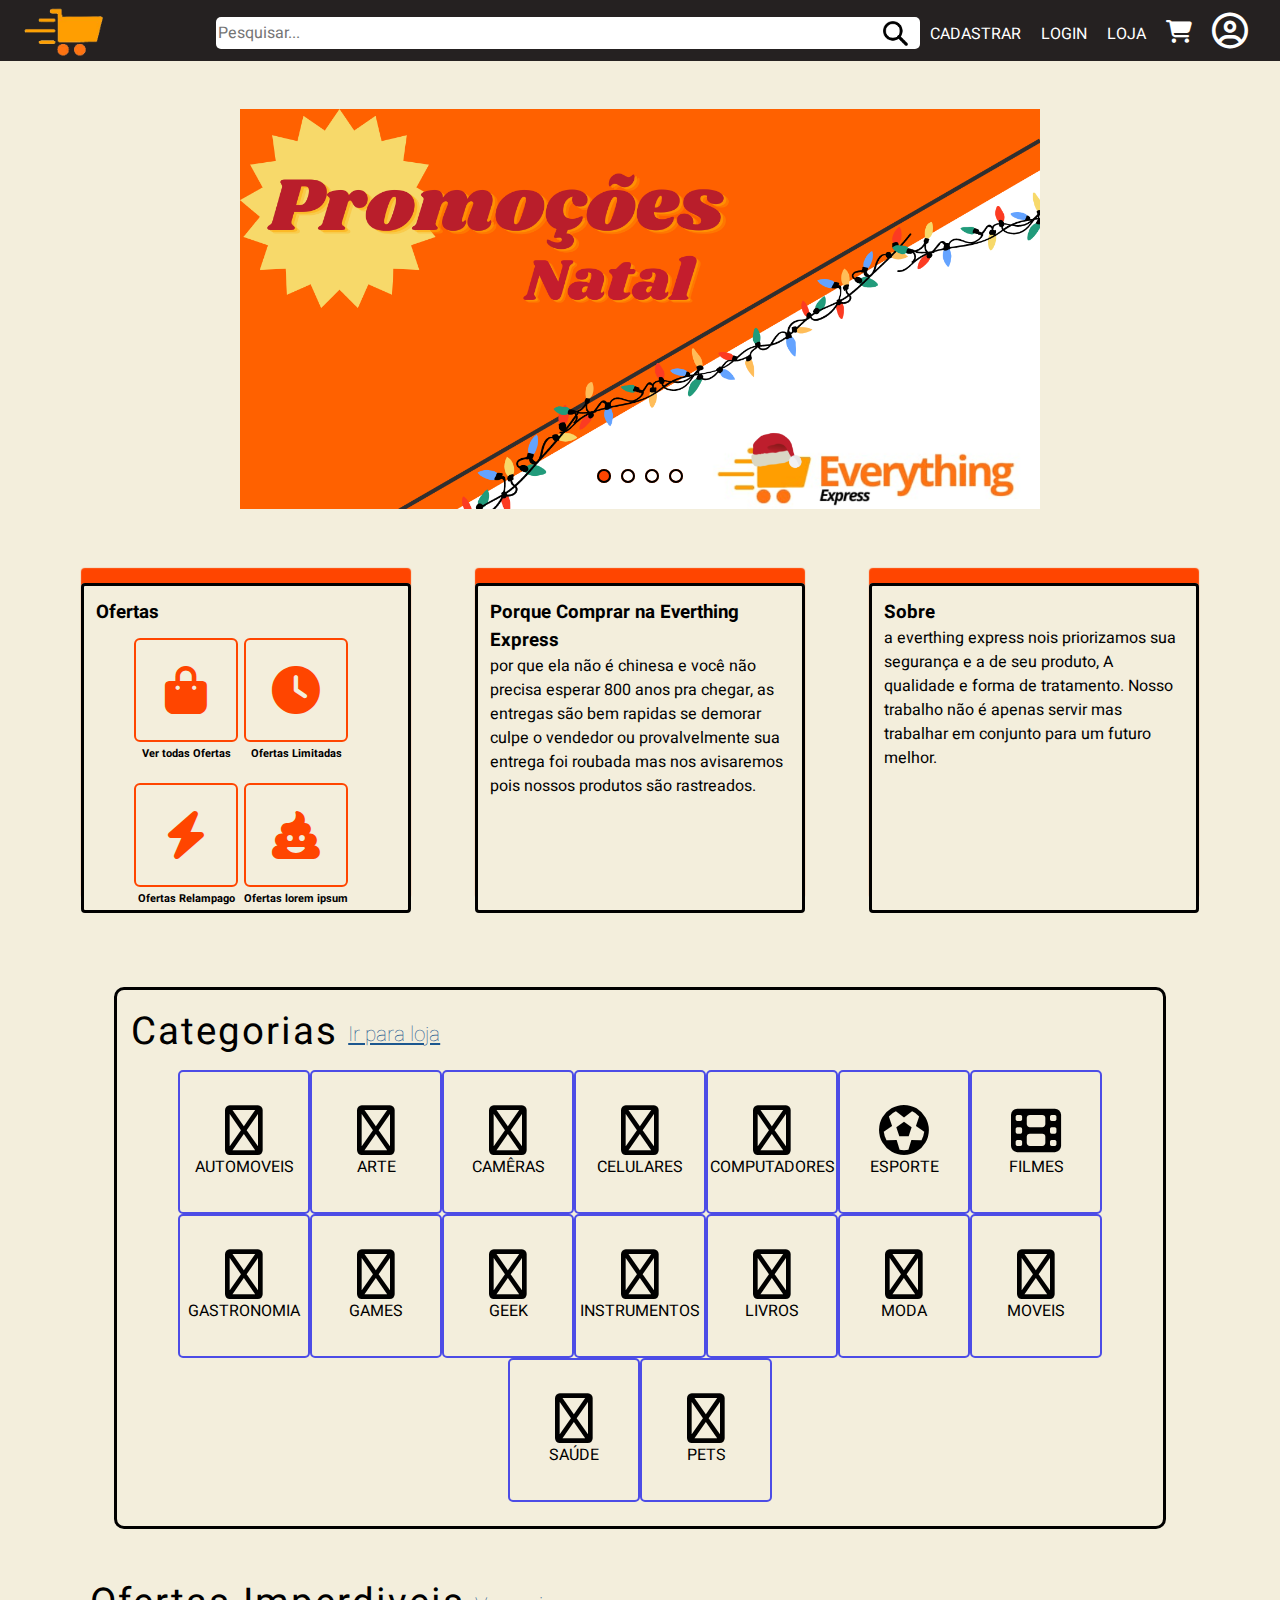
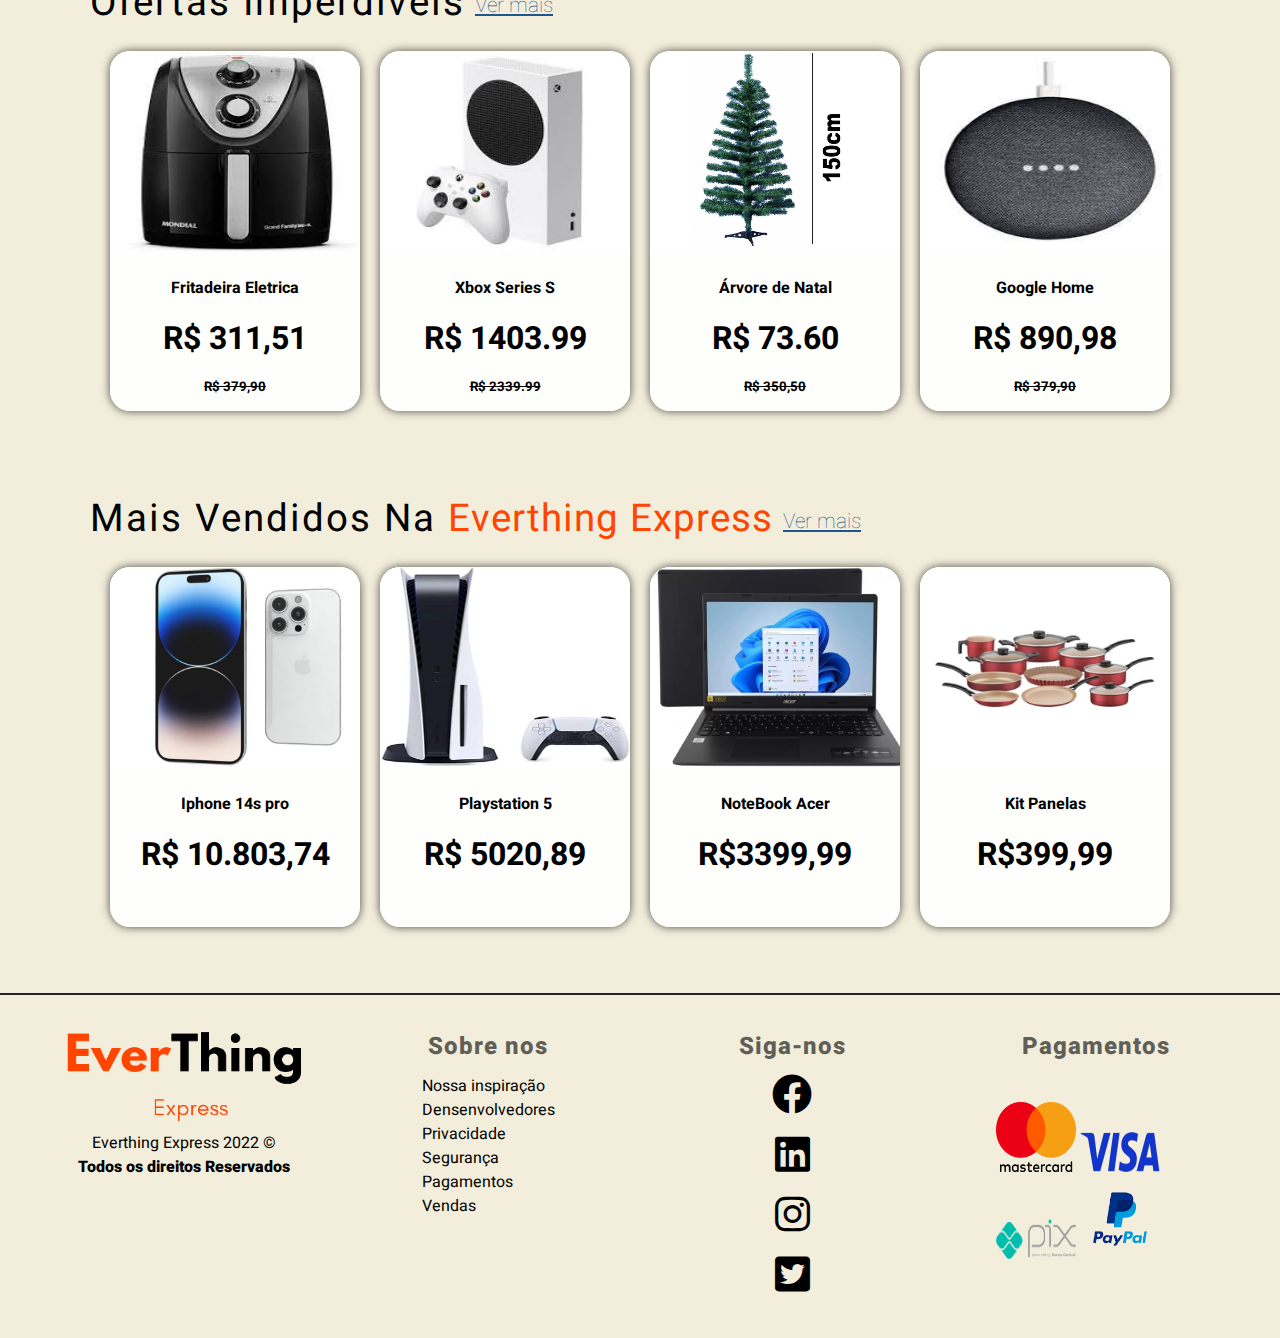
<file: index.html>
<!DOCTYPE html>
<html lang="pt-br">

<head>
    <meta charset="UTF-8">
    <meta http-equiv="X-UA-Compatible" content="IE=edge">
    <meta name="viewport" content="width=device-width, initial-scale=1.0">
    <meta name="author" content="João Gabriel, Carol, Danrlei, Luisa, Lucas">
    <meta name="keywords" content="Everthing Express, Express, Everthing">
    <meta name="description" content="">
    <link rel="shortcut icon" href="img/Logo-icon.png" type="image/x-icon">
    <link rel="stylesheet" href="style/index.css">
    <link rel="stylesheet" href="style/navbar.css">
    <link rel="stylesheet" href="style/cards.css">
    <link rel="stylesheet" href="style/footer.css">
    <link rel="stylesheet" href="style/reset.css">
    <link rel="stylesheet" href="style/carrosel.css">
    <link rel="stylesheet" href="style/padrao.css">
    <link rel="stylesheet" href="/fontawesome/css/all.css">
    <title>Everthing Express</title>
</head>

<body>

    <header>
        <a href="index.html"><img id="logo-index" src="img/logo-projeto.png"></a>
        <nav>
            <ul>
                <nav class="search-bar">
                    <div class="search-box">
                        <input type="text" class="search-text" placeholder="Pesquisar...">
                        <a class="search-btn">
                            <img class="icone-pesquisa" src="img/icone-pesquisa.png" alt="">
                        </a>
                        </div>
                    </nav>
                <!-- <div class="barra-search ">
                     <input class="search" type="text" placeholder="Procurar...">
                        <i  id="logo-search" class="fa-sharp fa-solid fa-magnifying-glass"></i> 
                </div> -->

                <!-- <li><a class="links" href="testes.html">TESTE</a></li> -->
                <li><a class="links" href="form-sign-up.html">Cadastrar</a></li>
                <li><a class="links" href="form-login.html">Login</a></li>
                <li><a class="links" href="loja-produtos.html">Loja</a></li>
                <li><a href="shop-cart.html"><i id="logo-cart" class="fa-solid fa-cart-shopping"></i></a></li>
                <li><a href="user.html"><i id="logo-user" class="fa-regular fa-circle-user"></i></a></li>
            </ul>
        </nav>
    </header>

    <main class="conteudo-principal">

        <div class="carrosel-container">
        <div class="slider">

            <div class="slides">
                <input type="radio" name="radio-btn" id="radio1">
                <input type="radio" name="radio-btn" id="radio2">
                <input type="radio" name="radio-btn" id="radio3">
                <input type="radio" name="radio-btn" id="radio4">
    
                <div class="slide first">
                    <img src="img/1.png" alt="imagem1">
                </div>
    
                <div class="slide">
                    <img src="img/2.png" alt="imagem2">
                </div>
    
                <div class="slide">
                    <img src="img/3.png" alt="imagem3">
                </div>
    
                <div class="slide">
                    <img src="img/4.png" alt="imagem4">
                </div>
    
                <div class="navigation-auto">
                    <div class="auto-btn1"></div>
                    <div class="auto-btn2"></div>
                    <div class="auto-btn3"></div>
                    <div class="auto-btn4"></div>
                </div>
    
            </div>
    
            <div class="manual-navigation">
                <label class="manual-btn" for="radio1"></label>
                <label class="manual-btn" for="radio2"></label>
                <label class="manual-btn" for="radio3"></label>
                <label class="manual-btn" for="radio4"></label>
            </div>
        </div>
    </div>

        <div class="container-info">

            <ul class="section-list">
                <div class="card-info cards-ofertas">

                    <div class="title-card">
                        <h3>Ofertas</h3>
                    </div>

                    <div class="ofertas-container">

                        <section class="section-ofertas">
                            <a href="loja-produtos.html" class="box-ofertas">
                                <i class="fa-sharp fa-solid fa-bag-shopping"></i>
                            </a>
                            <span class="subtitle-ofertas">Ver todas Ofertas</span>
                        </section>

                        <section class="section-ofertas">
                            <a href="loja-produtos.html" class="box-ofertas">
                                <i class="fa-solid fa-clock"></i>
                            </a>
                            <span class="subtitle-ofertas">Ofertas Limitadas</span>
                        </section>

                        <section class="section-ofertas">
                            <a href="loja-produtos.html" class="box-ofertas">
                                <i class="fa-solid fa-bolt"></i>
                            </a>
                            <span class="subtitle-ofertas">Ofertas Relampago</span>
                        </section>

                        <section class="section-ofertas">
                            <a href="loja-produtos.html" class="box-ofertas">
                                <i class="fa-solid fa-poo"></i>
                            </a>
                            <span class="subtitle-ofertas">Ofertas lorem ipsum</span>
                        </section>

                    </div>
                </div>

                <div class="card-info">
                    <div class="title-card">
                        <h3>Porque Comprar na Everthing Express</h3>
                    </div>

                    <p>
                        por que ela não é chinesa e você não precisa esperar
                        800 anos pra chegar, as entregas são bem rapidas se demorar
                        culpe o vendedor ou provalvelmente sua entrega foi roubada mas 
                        nos avisaremos pois nossos produtos são rastreados.
                    </p>

                </div>

                <div class="card-info card-about">
                    <div class="title-card">
                        <h3>Sobre</h3>
                    </div>

                    <p class="text-about">
                        a everthing express nois priorizamos sua segurança e a de seu produto,
                        A qualidade e forma de tratamento. Nosso trabalho não é apenas
                        servir mas trabalhar em conjunto para um futuro melhor.
                    </p>
                </div>
            </ul>

        </div>

        <section class="section-products section-category">

            <div class="row-container box-category">

                <div class="section-title-and-link">
                    <h3 class="section-title">Categorias</h3>
                    <a href="loja-produtos.html" id="section-link">Ir para loja</a>
                </div>

                <ul class="section-list">

                    <div class="cards-category">
                        <div class="card-content">
                            <i class="fa-regular fa-car" id="category-logo"></i>
                            <span>Automoveis</span>
                        </div>
                    </div>

                    <div class="cards-category">
                        <div class="card-content">
                            <i class="fa-regular fa-palette" id="category-logo"></i>
                            <span>Arte</span>
                        </div>
                    </div>

                    <div class="cards-category">
                        <div class="card-content">
                            <i class="fa-regular fa-camera" id="category-logo"></i>
                            <span>Camêras</span>
                        </div>
                    </div>

                    <div class="cards-category">
                        <div class="card-content">
                            <i class="fa-regular fa-mobile" id="category-logo"></i>
                            <span>Celulares</span>
                        </div>
                    </div>

                    <div class="cards-category">
                        <div class="card-content">
                            <i class="fa-regular fa-desktop" id="category-logo"></i>
                            <span>Computadores</span>
                        </div>
                    </div>


                    <div class="cards-category">
                        <div class="card-content">
                            <i class="fa-regular fa-futbol" id="category-logo"></i>
                            <span>Esporte</span>
                        </div>
                    </div>

                    <div class="cards-category">
                        <div class="card-content">
                            <i class="fa-solid fa-film" id="category-logo"></i>
                            <span>Filmes</span>
                        </div>
                    </div>

                    <div class="cards-category">
                        <div class="card-content">
                            <i class="fa-regular fa-burger" id="category-logo"></i>
                            <span>Gastronomia</span>
                        </div>
                    </div>

                    <div class="cards-category">
                        <div class="card-content">
                            <i class="fa-regular fa-gamepad" id="category-logo"></i>
                            <span>Games</span>
                        </div>
                    </div>

                    <div class="cards-category">
                        <div class="card-content">
                            <i class="fa-regular fa-glasses" id="category-logo"></i>
                            <span>Geek</span>
                        </div>
                    </div>

                    <div class="cards-category">
                        <div class="card-content">
                            <i class="fa-regular fa-guitar" id="category-logo"></i>
                            <span>Instrumentos</span>
                        </div>
                    </div>

                    <div class="cards-category">
                        <div class="card-content">
                            <i class="fa-regular fa-book" id="category-logo"></i>
                            <span>Livros</span>
                        </div>
                    </div>

                    <div class="cards-category">
                        <div class="card-content">
                            <i class="fa-regular fa-shirt" id="category-logo"></i>
                            <span>Moda</span>
                        </div>
                    </div>

                    <div class="cards-category">
                        <div class="card-content">
                            <i class="fa-regular fa-couch" id="category-logo"></i>
                            <span>Moveis</span>
                        </div>
                    </div>

                    <div class="cards-category">
                        <div class="card-content">
                            <i class="fa-regular fa-stethoscope" id="category-logo"></i>
                            <span>Saúde</span>
                        </div>
                    </div>


                    <div class="cards-category">
                        <div class="card-content">
                            <i class="fa-regular fa-paw" id="category-logo"></i>
                            <span>Pets</span>
                        </div>
                    </div>

                </ul>
            </div>
        </section>

        <section class="section-cards">
            <div class="row-container">

                <div class="section-title-and-link">
                    <h3 class="section-title"> Ofertas Imperdiveis</h3>
                    <a href="loja-produtos.html" id="section-link">Ver mais</a>
                </div>

                <ul class="section-list">
                    <div class="card">

                        <div class="card-header">
                            <img src="img/fritadeira.jpg" class="card-img" />
                        </div>

                        <div class="card-body">
                            <h3 class="card-title">Fritadeira Eletrica</h3>
                            <h2 class="card-price">R$ 311,51</h2>
                            <h5><s>R$ 379,90</s></h5>
                        </div>
                    </div>

                    <div class="card">

                        <div class="card-header">
                            <img src="img/xbox.jpg" class="card-img" />
                        </div>

                        <div class="card-body">
                            <h3 class="card-title">Xbox Series S</h3>
                            <h2 class="card-price">R$ 1403.99</h2>
                            <h5><s>R$ 2339.99</s></h5>
                        </div>
                    </div>

                    <div class="card">

                        <div class="card-header">
                            <img src="img/arvore-natal.jpg" class=card-img />
                        </div>

                        <div class="card-body">
                            <h3 class="card-title">Árvore de Natal</h3>
                            <h2 class="card-price">R$ 73.60</h2>
                            <h5><s>R$ 350,50</s></h5>
                        </div>
                    </div>

                    <div class="card">

                        <div class="card-header">
                            <img src="img/google-home.jpg" class=card-img />
                        </div>

                        <div class="card-body">
                            <h3 class="card-title">Google Home</h3>
                            <h2 class="card-price">R$ 890,98</h2>
                            <h5><s>R$ 379,90</s></h5>
                        </div>
                    </div>
                </ul>
            </div>
        </section>

        <section class="section-cards">
            <div class="row-container">

                <div class="section-title-and-link">
                    <h3 class="section-title">Mais Vendidos Na <span id="titulo-destaque">Everthing Express</span></h3>
                    <a href="loja-produtos.html" id="section-link">Ver mais</a>
                </div>

                <ul class="section-list">
                    <div class="card">

                        <div class="card-header">
                            <img src="img/iphone14-pro.jpg" class="card-img" />
                        </div>

                        <div class="card-body">
                            <h3 class="card-title">Iphone 14s pro</h3>
                            <h2 class="card-price">R$ 10.803,74</h2>
                        </div>
                    </div>

                    <div class="card">

                        <div class="card-header">
                            <img src="img/play5.jpg" class="card-img" />
                        </div>

                        <div class="card-body">
                            <h3 class="card-title">Playstation 5</h3>
                            <h2 class="card-price">R$ 5020,89</h2>
                        </div>
                    </div>

                    <div class="card">

                        <div class="card-header">
                            <img src="img/notebook.jpg" class=card-img />
                        </div>

                        <div class="card-body">
                            <h3 class="card-title">NoteBook Acer</h3>
                            <h2 class="card-price">R$3399,99</h2>
                        </div>
                    </div>

                    <div class="card">

                        <div class="card-header">
                            <img src="img/panelas.jpg" class=card-img />
                        </div>

                        <div class="card-body">
                            <h3 class="card-title">Kit Panelas</h3>
                            <h2 class="card-price">R$399,99</h2>
                        </div>
                    </div>
                </ul>
            </div>
        </section>

        <section class="footer-container">

            <footer class="footer-content">

                <div class="box-footer">

                    <img src="img/Logotipo Everthing Express.png" class="logo-tipo" alt="Everthing Express">
                    <p class="subtitle-logo-tipo">
                        Everthing Express 2022 &copy; <br> <span class="copyright">Todos os direitos Reservados</span>
                    </p>
                </div>

                <div class="box-footer">

                    <h2 class="footer-title">Sobre nos</h2>
                    <ul class="footer-list">
                        <li>Nossa inspiração</li>
                        <li>Densenvolvedores</li>
                        <li>Privacidade</li>
                        <li>Segurança</li>
                        <li>Pagamentos</li>
                        <li>Vendas</li>
                    </ul>
                </div>

                <div class="box-footer">
                    <h2 class="footer-title">Siga-nos</h2>
                    <li><i class="fa-brands fa-facebook" id="logo-social"></i></li>
                    <li><i class="fa-brands fa-linkedin" id="logo-social"></i></li>
                    <li><i class="fa-brands fa-instagram" id="logo-social"></i></li>
                    <li><i class="fa-brands fa-square-twitter" id="logo-social"></i></li>

                </div>

                <div class="box-footer">
                    <h2 class="footer-title">Pagamentos</h2>
                    <ul class="footer-list" id="list-pagamentos">

                        <img src="img/Mastercard-logo.svg.png" id="mastercard-logo" alt="">
                        <img src="img/Visa-Logo.png" id="pagamentos-logo" alt="">
                        <img src="img/Pix-logo.png" id="pagamentos-logo" alt="">
                        <img src="img/paypal-logo-png.png" id="payPal-logo" alt="">
                    </ul>
                </div>

            </footer>
        </section>

    </main>

    <script src="js/carrosel.js"></script>
</body>

</html>
</file>
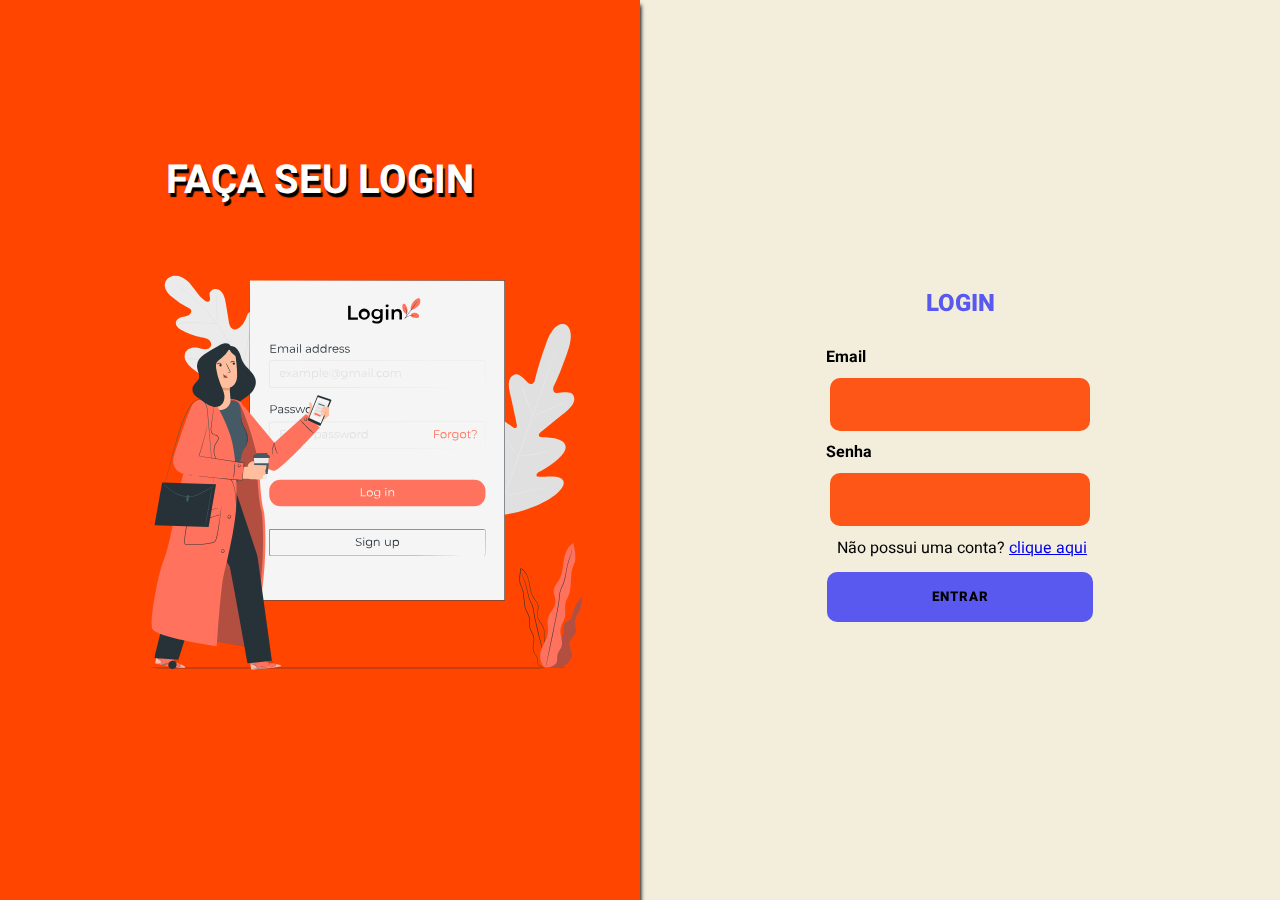
<file: form-login.html>
<!DOCTYPE html>
<html lang="pt-br">
<head>
    <meta charset="UTF-8">
    <meta http-equiv="X-UA-Compatible" content="IE=edge">
    <meta name="viewport" content="width=device-width, initial-scale=1.0">
    <link rel="stylesheet" href="/fontawesome/css/all.min.css">
    <link rel="shortcut icon" href="img/Logo-icon.png" type="image/x-icon">
    <link rel="stylesheet" href="style/form-login.css">
    <link rel="stylesheet" href="style/reset.css">
    <title>Everthing Express | Login</title>
</head>
<body>
   <main>
       <div class="left-side">
           <h1 class="title-login">Faça seu Login</h1>
           <img src="img/Login-pana.svg">
        </div>
        
        <div class="right-side">
            
            <div class="container">
                
                <form action="#">
                    
                    <h2>Login</h2>
                    
                    <label for="">Email</label>
                    <input type="email" name="email" id="email" focus required>
                    
                    <label for="">Senha</label>
                    <input type="password" name="email" id="email" focus required>
                    
                    <span>Não possui uma conta? <a href="form-sign-up.html">clique aqui</a></span>
                    
                    <button type="submit">Entrar</button>
                </form>
            </div>
        </div>
    </main>
    </body>
    </html>
</file>
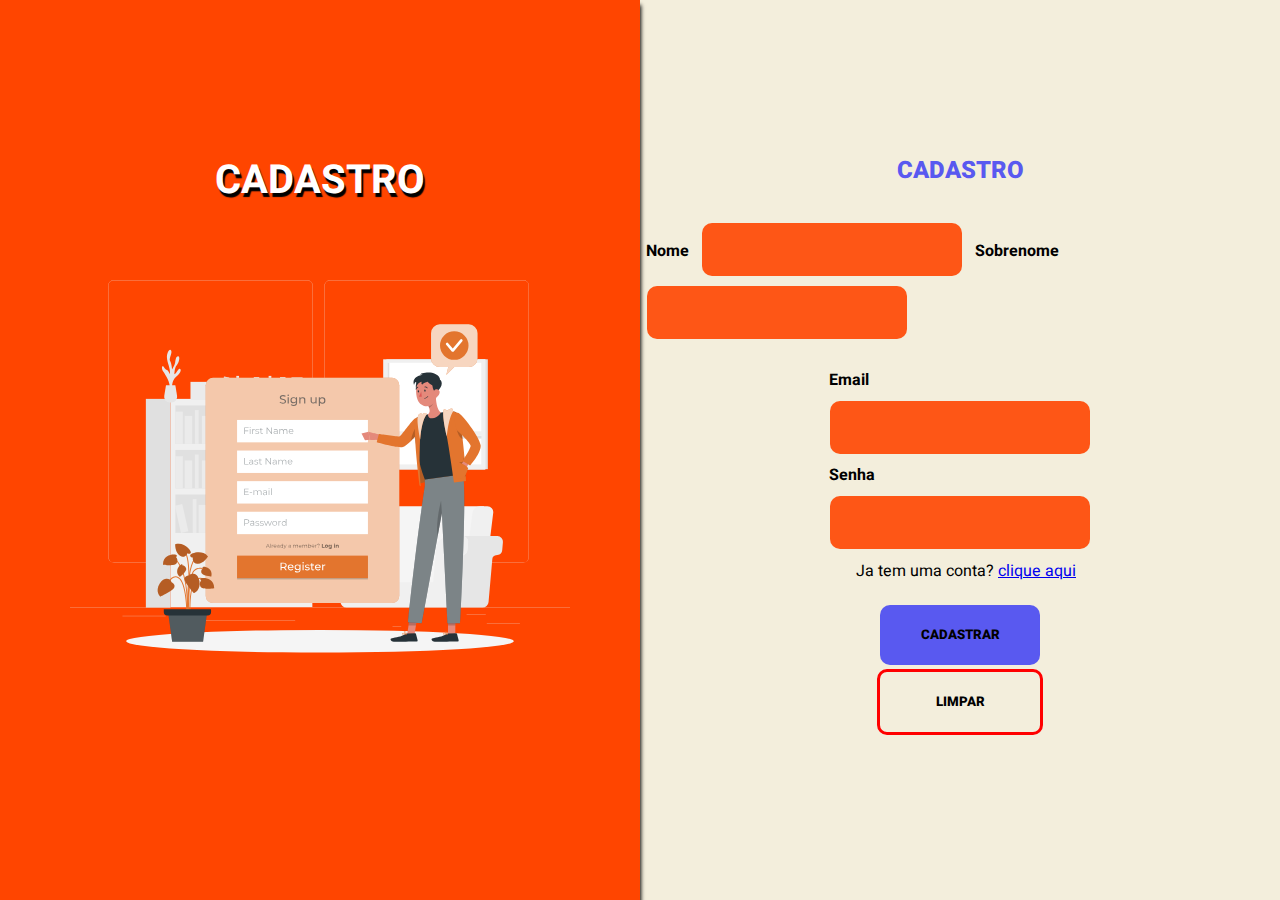
<file: form-sign-up.html>
<!DOCTYPE html>
<html lang="pt-br">

<head>
    <meta charset="UTF-8">
    <meta http-equiv="X-UA-Compatible" content="IE=edge">
    <meta name="viewport" content="width=device-width, initial-scale=1.0">
    <link rel="stylesheet" href="/fontawesome/css/all.min.css">
    <link rel="shortcut icon" href="img/Logo-icon.png" type="image/x-icon">
    <link rel="stylesheet" href="style/reset.css">
    <link rel="stylesheet" href="style/form-sign-up.css">
    <title>Everthing Express | Cadastro</title>
</head>

<body>

    <div class="container">
            <main>
                
                <div class="left-side">
                    <h2 class="title-signUp">Cadastro</h2>
                    <img src="img/Sign up-rafiki.svg">
                </div>
                
                <div class="right-side">
                    <div class="container">
                        <form action="#">

                        <h2>Cadastro</h2>
                            <div class="box-names">
                                 <label for="">Nome</label>
                                <input type="text" name="nome" id="nome" required>
                                
                                <label for="">Sobrenome</label>
                                <input type="text" name="sobrenome" id="sobrenome" required>
                            </div>
                    <div class="email-password">

                        <label for="email">Email</label>
                        <input type="email" name="email" id="email" required>
                        
                        <label for="">Senha</label>
                        <input type="password" name="email" id="password" required>
                    </div>
                    
                    <span>Ja tem uma conta? <a href="form-login.html">clique aqui</a></span>
                    
                    <div class="buttons">
                        <button type="submit">Cadastrar</button>
                        <button type="reset">Limpar</button>
                    </div>
                </form>
            </div>
        </div>
    </div>
    </div>
    </main>
</body>

</html>
</file>
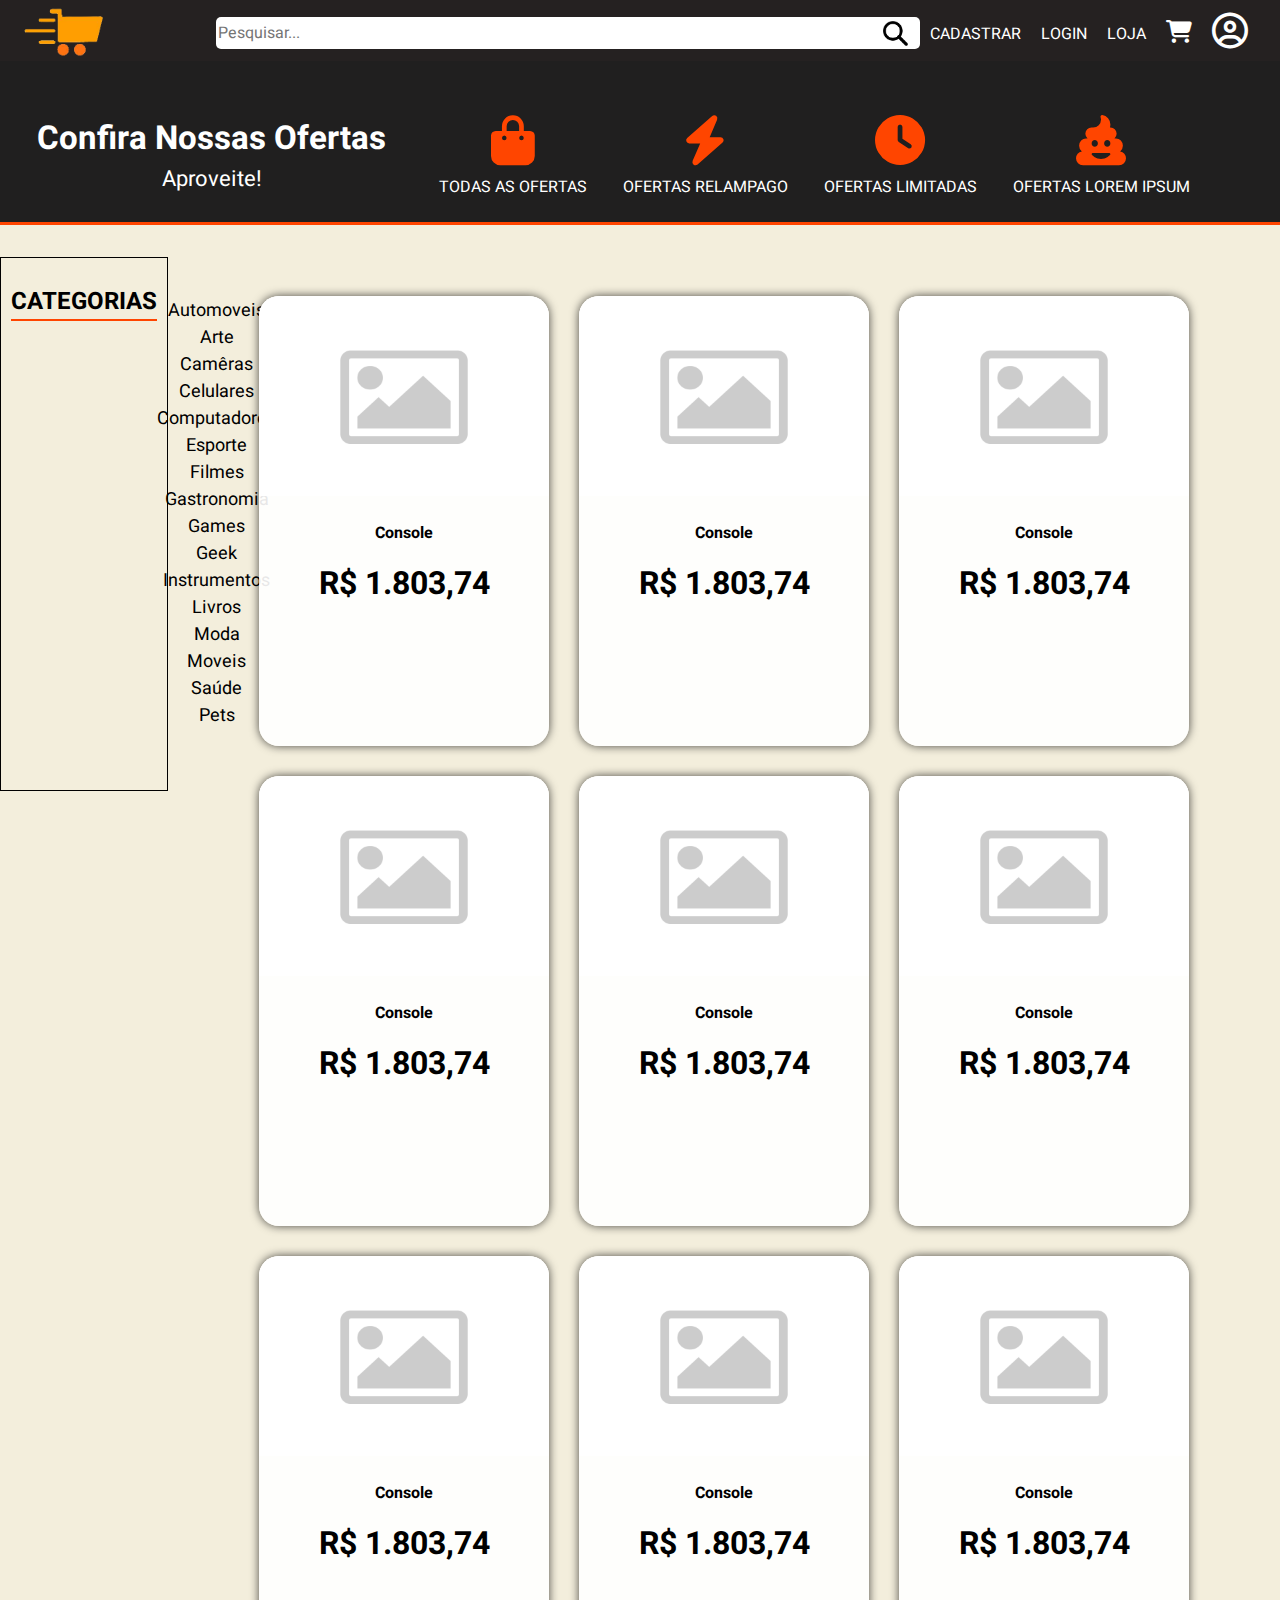
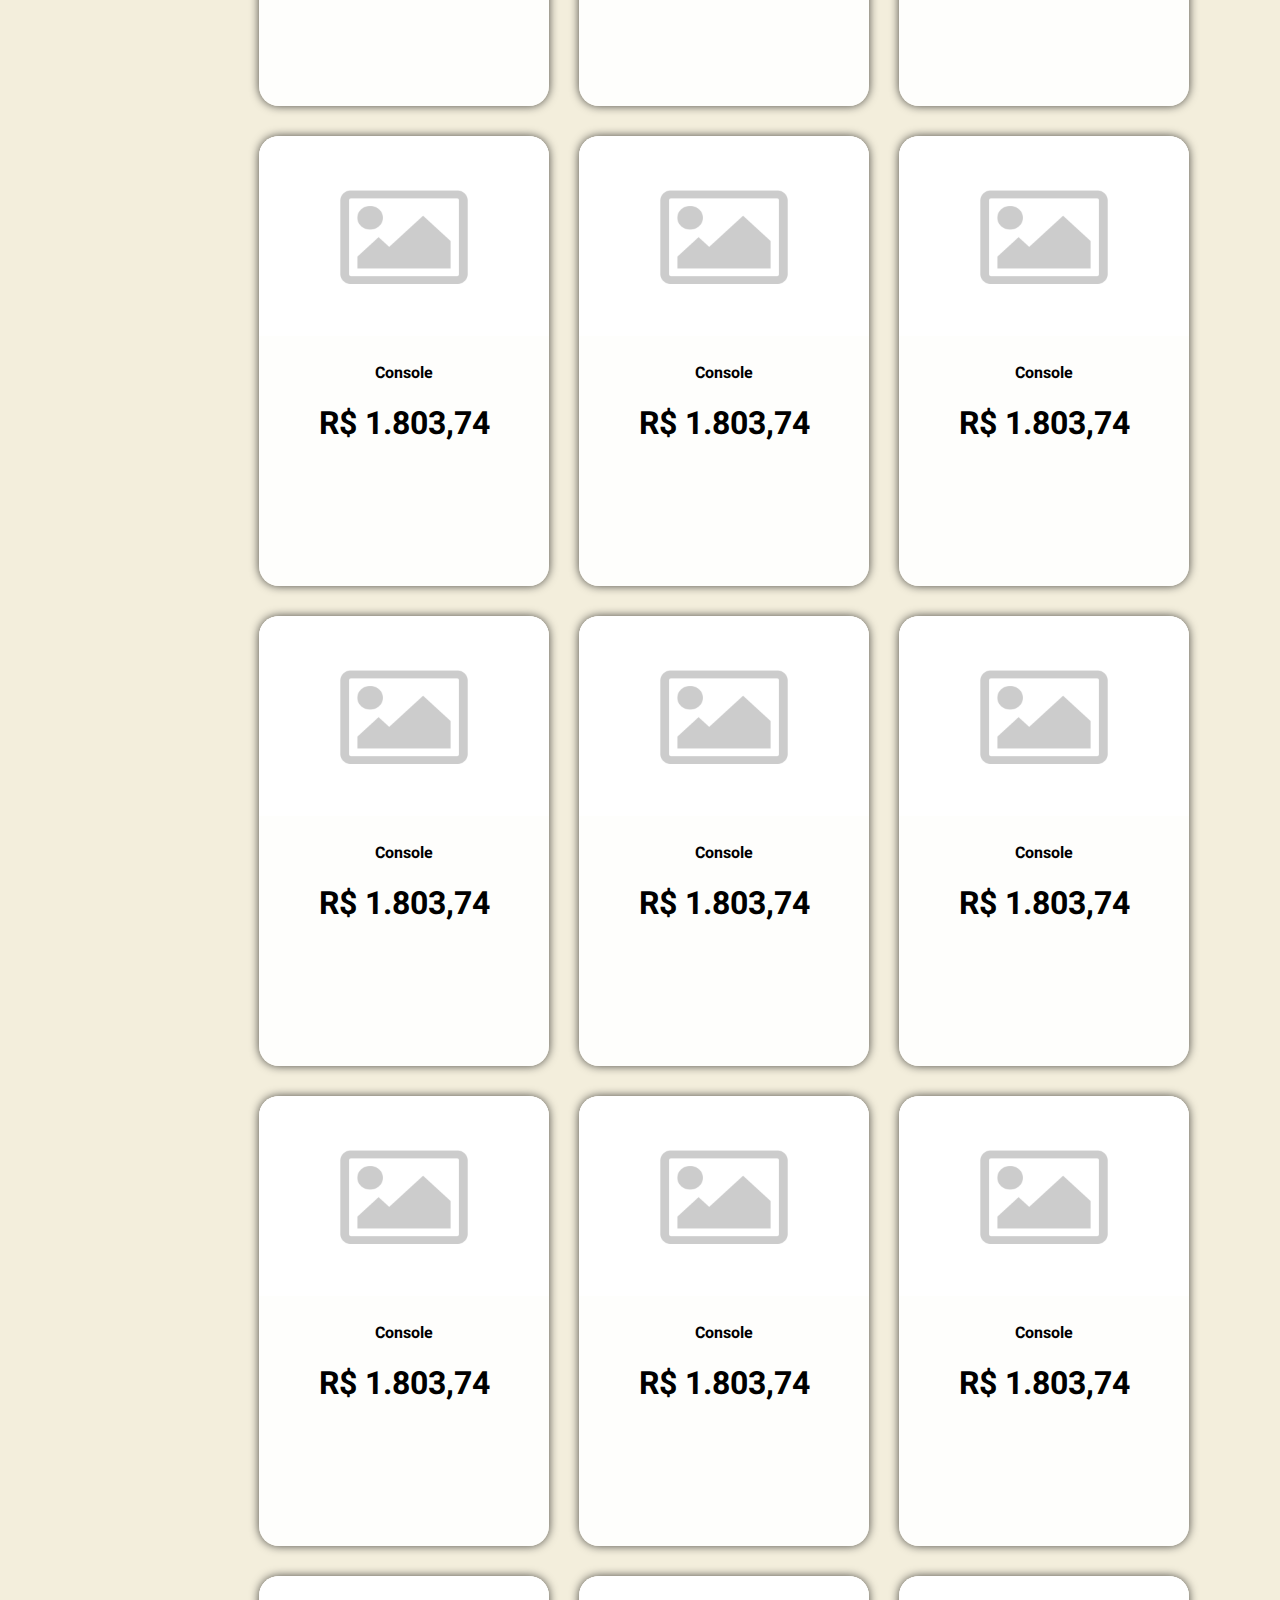
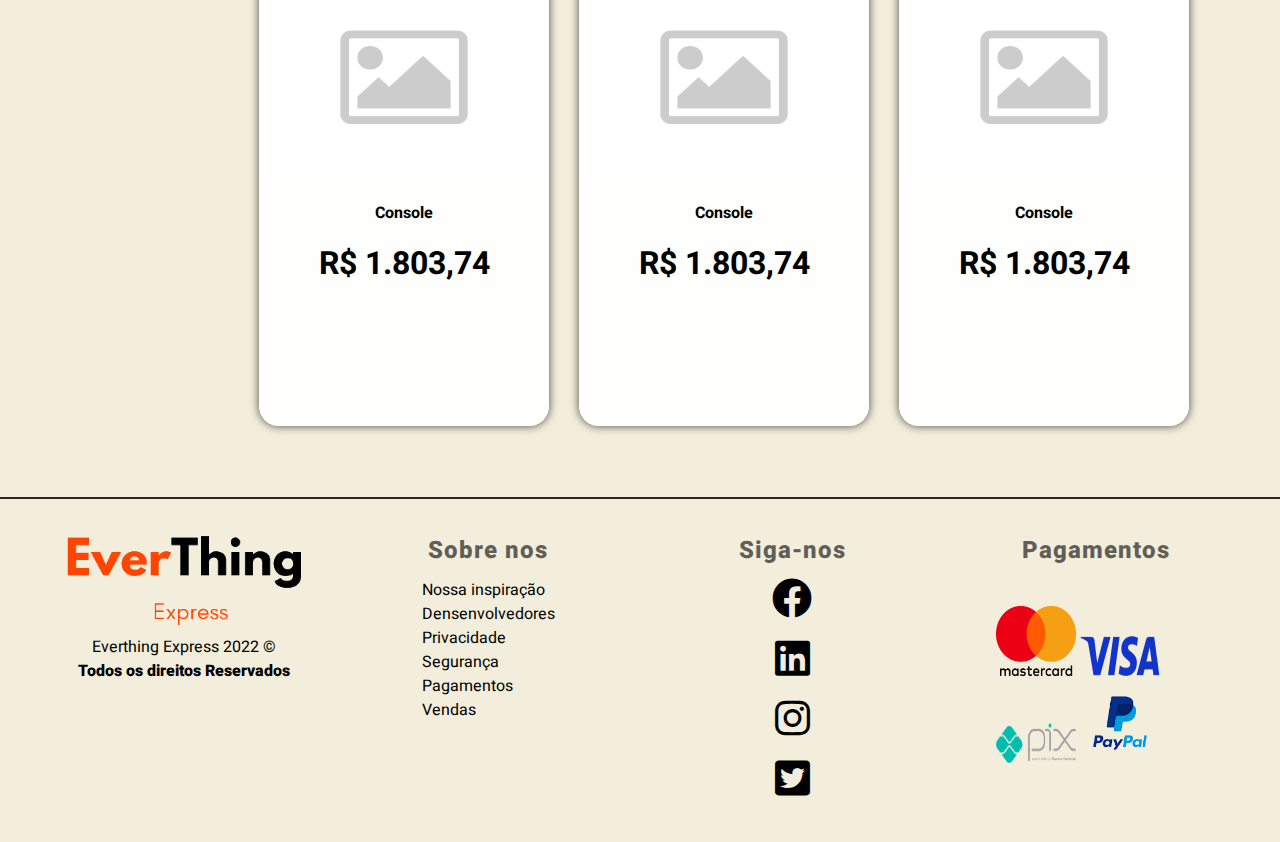
<file: loja-produtos.html>
<!DOCTYPE html>
<html lang="pt-br">

<head>
    <meta charset="UTF-8">
    <meta http-equiv="X-UA-Compatible" content="IE=edge">
    <meta name="viewport" content="width=device-width, initial-scale=1.0">
    <link rel="stylesheet" href="/fontawesome/css/all.min.css">
    <link rel="shortcut icon" href="img/Logo-icon.png" type="image/x-icon">
    <link rel="stylesheet" href="style/loja-produtos.css">
    <link rel="stylesheet" href="style/navbar.css">
    <link rel="stylesheet" href="style/cards.css">
    <link rel="stylesheet" href="style/footer.css">
    <link rel="stylesheet" href="style/reset.css">
    <link rel="stylesheet" href="style/padrao.css">
    <title> Everthing Express | Produtos </title>
</head>

<body>
    
    <header>
        <a href="index.html"><img id="logo-index" src="img/logo-projeto.png"></a>
        <nav>
            <ul>
                <nav class="search-bar">
                    <div class="search-box">
                        <input type="text" class="search-text" placeholder="Pesquisar...">
                        <a class="search-btn">
                            <img class="icone-pesquisa" src="img/icone-pesquisa.png" alt="">
                        </a>
                        </div>
                    </nav>
                <!-- <div class="barra-search ">
                     <input class="search" type="text" placeholder="Procurar...">
                        <i  id="logo-search" class="fa-sharp fa-solid fa-magnifying-glass"></i> 
                </div> -->

                <!-- <li><a class="links" href="testes.html">TESTE</a></li> -->
                <li><a class="links" href="form-sign-up.html">Cadastrar</a></li>
                <li><a class="links" href="form-login.html">Login</a></li>
                <li><a class="links" href="loja-produtos.html">Loja</a></li>
                <li><a href="shop-cart.html"><i id="logo-cart" class="fa-solid fa-cart-shopping"></i></a></li>
                <li><a href="user.html"><i id="logo-user" class="fa-regular fa-circle-user"></i></a></li>
            </ul>
        </nav>
    </header>


    <header id="under-header">
        <div class="title-and-subtitle">
            <h2>Confira Nossas Ofertas</h2>
            <p>Aproveite!</p>
        </div>

        <nav class="ofertas-nav">
            <ul class="ofertas-list">
                <section class="section-ofertas">
                    <a href="#" class="link-ofertas">
                        <i class="fa-sharp fa-solid fa-bag-shopping logo-ofertas" ></i>
                        <li>Todas as ofertas</li>
                    </a>
                </section> 
               
                <section class="section-ofertas">
                    <a href="#" class="link-ofertas">
                        <i class="fa-solid fa-bolt logo-ofertas" ></i>
                        <li>Ofertas Relampago</li>
                    </a>
                </section>
               
                <section class="section-ofertas">
                    <a href="#" class="link-ofertas">
                        <i class="fa-solid fa-clock logo-ofertas" ></i>
                        <li>Ofertas Limitadas</li>
                    </a>
                </section>
               
                <section class="section-ofertas">
                    <a href="#" class="link-ofertas">
                        <i class="fa-solid fa-poo logo-ofertas" ></i>
                        <li>Ofertas Lorem ipsum</li>
                    </a>
                </section>
            </ul>
        </nav>
    </header>

        <main class="conteudo-principal">
           
            <aside class="left-side-menu">

                <div class="menu-title">
                    <h2>Categorias</h2>
                </div>

                <nav class="side-menu-nav">
                    <ul class="product-list">
                        
                        <a href="#">
                            <li>Automoveis</li>
                        </a>

                        <a href="#">
                            <li>Arte</li>
                        </a>

                        <a href="#">
                            <li>Camêras</li>
                        </a>

                        <a href="shop-cellphones.html">
                            <li>Celulares</li>
                        </a>

                        <a href="shop-computers.html">
                            <li>Computadores</li>
                        </a>

                        <a href="#">
                            <li>Esporte</li>
                        </a>

                        <a href="#">
                            <li>Filmes</li>
                        </a>

                        <a href="#">
                            <li>Gastronomia</li>
                        </a>

                        <a href="shop-games.html">
                            <li>Games</li>
                        </a>

                        <a href="#">
                            <li>Geek</li>
                        </a>

                        <a href="#">
                            <li>Instrumentos</li>
                        </a>

                        <a href="#">
                            <li>Livros</li>
                        </a>
                        
                        <a href="#">
                            <li>Moda</li>
                        </a>

                        <a href="#">
                            <li>Moveis</li>
                        </a>

                        <a href="#">
                            <li>Saúde</li>
                        </a>

                        <a href="#">
                            <li>Pets</li>
                        </a>

                    </ul>
                </nav>
            </aside>

            <section class="section-cards">
                <div class="row-container">
                    
                    <ul class="section-list">
                    
                        <a href="#" class="card-link">
                        <div class="card" id="cards-ofertas">
        
                        <div class="card-header">
                            <img src="img/no-image.png" class="card-img" />
                        </div>
        
                        <div class="card-body">
                            <h3 class="card-title">Console</h3>
                            <h2 class="card-price">R$ 1.803,74</h2>
                        </div>
                    </div>
                     </a>

                     
                     <a href="#" class="card-link">
                        <div class="card" id="cards-ofertas">
        
                        <div class="card-header">
                            <img src="img/no-image.png" class="card-img" />
                        </div>
        
                        <div class="card-body">
                            <h3 class="card-title">Console</h3>
                            <h2 class="card-price">R$ 1.803,74</h2>
                        </div>
                    </div>
                     </a>

                     
                     <a href="#" class="card-link">
                        <div class="card" id="cards-ofertas">
        
                        <div class="card-header">
                            <img src="img/no-image.png" class="card-img" />
                        </div>
        
                        <div class="card-body">
                            <h3 class="card-title">Console</h3>
                            <h2 class="card-price">R$ 1.803,74</h2>
                        </div>
                    </div>
                     </a>

                     
                     <a href="#" class="card-link">
                        <div class="card" id="cards-ofertas">
        
                        <div class="card-header">
                            <img src="img/no-image.png" class="card-img" />
                        </div>
        
                        <div class="card-body">
                            <h3 class="card-title">Console</h3>
                            <h2 class="card-price">R$ 1.803,74</h2>
                        </div>
                    </div>
                     </a>

                     
                     <a href="#" class="card-link">
                        <div class="card" id="cards-ofertas">
        
                        <div class="card-header">
                            <img src="img/no-image.png" class="card-img" />
                        </div>
        
                        <div class="card-body">
                            <h3 class="card-title">Console</h3>
                            <h2 class="card-price">R$ 1.803,74</h2>
                        </div>
                    </div>
                     </a>

                     
                     <a href="#" class="card-link">
                        <div class="card" id="cards-ofertas">
        
                        <div class="card-header">
                            <img src="img/no-image.png" class="card-img" />
                        </div>
        
                        <div class="card-body">
                            <h3 class="card-title">Console</h3>
                            <h2 class="card-price">R$ 1.803,74</h2>
                        </div>
                    </div>
                     </a>

                     
                     <a href="#" class="card-link">
                        <div class="card" id="cards-ofertas">
        
                        <div class="card-header">
                            <img src="img/no-image.png" class="card-img" />
                        </div>
        
                        <div class="card-body">
                            <h3 class="card-title">Console</h3>
                            <h2 class="card-price">R$ 1.803,74</h2>
                        </div>
                    </div>
                     </a>

                     
                     <a href="#" class="card-link">
                        <div class="card" id="cards-ofertas">
        
                        <div class="card-header">
                            <img src="img/no-image.png" class="card-img" />
                        </div>
        
                        <div class="card-body">
                            <h3 class="card-title">Console</h3>
                            <h2 class="card-price">R$ 1.803,74</h2>
                        </div>
                    </div>
                     </a>

                     
                     <a href="#" class="card-link">
                        <div class="card" id="cards-ofertas">
        
                        <div class="card-header">
                            <img src="img/no-image.png" class="card-img" />
                        </div>
        
                        <div class="card-body">
                            <h3 class="card-title">Console</h3>
                            <h2 class="card-price">R$ 1.803,74</h2>
                        </div>
                    </div>
                     </a>

                     
                     <a href="#" class="card-link">
                        <div class="card" id="cards-ofertas">
        
                        <div class="card-header">
                            <img src="img/no-image.png" class="card-img" />
                        </div>
        
                        <div class="card-body">
                            <h3 class="card-title">Console</h3>
                            <h2 class="card-price">R$ 1.803,74</h2>
                        </div>
                    </div>
                     </a>

                     
                     <a href="#" class="card-link">
                        <div class="card" id="cards-ofertas">
        
                        <div class="card-header">
                            <img src="img/no-image.png" class="card-img" />
                        </div>
        
                        <div class="card-body">
                            <h3 class="card-title">Console</h3>
                            <h2 class="card-price">R$ 1.803,74</h2>
                        </div>
                    </div>
                     </a>

                     
                     <a href="#" class="card-link">
                        <div class="card" id="cards-ofertas">
        
                        <div class="card-header">
                            <img src="img/no-image.png" class="card-img" />
                        </div>
        
                        <div class="card-body">
                            <h3 class="card-title">Console</h3>
                            <h2 class="card-price">R$ 1.803,74</h2>
                        </div>
                    </div>
                     </a>

                     
                     <a href="#" class="card-link">
                        <div class="card" id="cards-ofertas">
        
                        <div class="card-header">
                            <img src="img/no-image.png" class="card-img" />
                        </div>
        
                        <div class="card-body">
                            <h3 class="card-title">Console</h3>
                            <h2 class="card-price">R$ 1.803,74</h2>
                        </div>
                    </div>
                     </a>

                     
                     <a href="#" class="card-link">
                        <div class="card" id="cards-ofertas">
        
                        <div class="card-header">
                            <img src="img/no-image.png" class="card-img" />
                        </div>
        
                        <div class="card-body">
                            <h3 class="card-title">Console</h3>
                            <h2 class="card-price">R$ 1.803,74</h2>
                        </div>
                    </div>
                     </a>

                     
                     <a href="#" class="card-link">
                        <div class="card" id="cards-ofertas">
        
                        <div class="card-header">
                            <img src="img/no-image.png" class="card-img" />
                        </div>
        
                        <div class="card-body">
                            <h3 class="card-title">Console</h3>
                            <h2 class="card-price">R$ 1.803,74</h2>
                        </div>
                    </div>
                     </a>

                     
                     <a href="#" class="card-link">
                        <div class="card" id="cards-ofertas">
        
                        <div class="card-header">
                            <img src="img/no-image.png" class="card-img" />
                        </div>
        
                        <div class="card-body">
                            <h3 class="card-title">Console</h3>
                            <h2 class="card-price">R$ 1.803,74</h2>
                        </div>
                    </div>
                     </a>

                     
                     <a href="#" class="card-link">
                        <div class="card" id="cards-ofertas">
        
                        <div class="card-header">
                            <img src="img/no-image.png" class="card-img" />
                        </div>
        
                        <div class="card-body">
                            <h3 class="card-title">Console</h3>
                            <h2 class="card-price">R$ 1.803,74</h2>
                        </div>
                    </div>
                     </a>

                     
                     <a href="#" class="card-link">
                        <div class="card" id="cards-ofertas">
        
                        <div class="card-header">
                            <img src="img/no-image.png" class="card-img" />
                        </div>
        
                        <div class="card-body">
                            <h3 class="card-title">Console</h3>
                            <h2 class="card-price">R$ 1.803,74</h2>
                        </div>
                    </div>
                     </a>

                     
                     <a href="#" class="card-link">
                        <div class="card" id="cards-ofertas">
        
                        <div class="card-header">
                            <img src="img/no-image.png" class="card-img" />
                        </div>
        
                        <div class="card-body">
                            <h3 class="card-title">Console</h3>
                            <h2 class="card-price">R$ 1.803,74</h2>
                        </div>
                    </div>
                     </a>

                     
                     <a href="#" class="card-link">
                        <div class="card" id="cards-ofertas">
        
                        <div class="card-header">
                            <img src="img/no-image.png" class="card-img" />
                        </div>
        
                        <div class="card-body">
                            <h3 class="card-title">Console</h3>
                            <h2 class="card-price">R$ 1.803,74</h2>
                        </div>
                    </div>
                     </a>

                     
                     <a href="#" class="card-link">
                        <div class="card" id="cards-ofertas">
        
                        <div class="card-header">
                            <img src="img/no-image.png" class="card-img" />
                        </div>
        
                        <div class="card-body">
                            <h3 class="card-title">Console</h3>
                            <h2 class="card-price">R$ 1.803,74</h2>
                        </div>
                    </div>
                     </a>

                     
                    
                    
                </ul>
            </div>
        </main>

        <section class="footer-container">

            <footer class="footer-content">

                <div class="box-footer">

                    <img src="img/Logotipo Everthing Express.png" class="logo-tipo" alt="Everthing Express">
                    <p class="subtitle-logo-tipo">
                        Everthing Express 2022 &copy; <br> <span class="copyright">Todos os direitos Reservados</span>
                    </p>
                </div>

                <div class="box-footer">

                    <h2 class="footer-title">Sobre nos</h2>
                    <ul class="footer-list">
                        <li>Nossa inspiração</li>
                        <li>Densenvolvedores</li>
                        <li>Privacidade</li>
                        <li>Segurança</li>
                        <li>Pagamentos</li>
                        <li>Vendas</li>
                    </ul>
                </div>

                <div class="box-footer">
                    <h2 class="footer-title">Siga-nos</h2>
                    <li><i class="fa-brands fa-facebook" id="logo-social"></i></li>
                    <li><i class="fa-brands fa-linkedin" id="logo-social"></i></li>
                    <li><i class="fa-brands fa-instagram" id="logo-social"></i></li>
                    <li><i class="fa-brands fa-square-twitter" id="logo-social"></i></li>

                </div>

                <div class="box-footer">
                    <h2 class="footer-title">Pagamentos</h2>
                    <ul class="footer-list" id="list-pagamentos">

                        <img src="img/Mastercard-logo.svg.png" id="mastercard-logo" alt="">
                        <img src="img/Visa-Logo.png" id="pagamentos-logo" alt="">
                        <img src="img/Pix-logo.png" id="pagamentos-logo" alt="">
                        <img src="img/paypal-logo-png.png" id="payPal-logo" alt="">
                    </ul>
                </div>

            </footer>
        </section>

    </body>

</html>
</file>
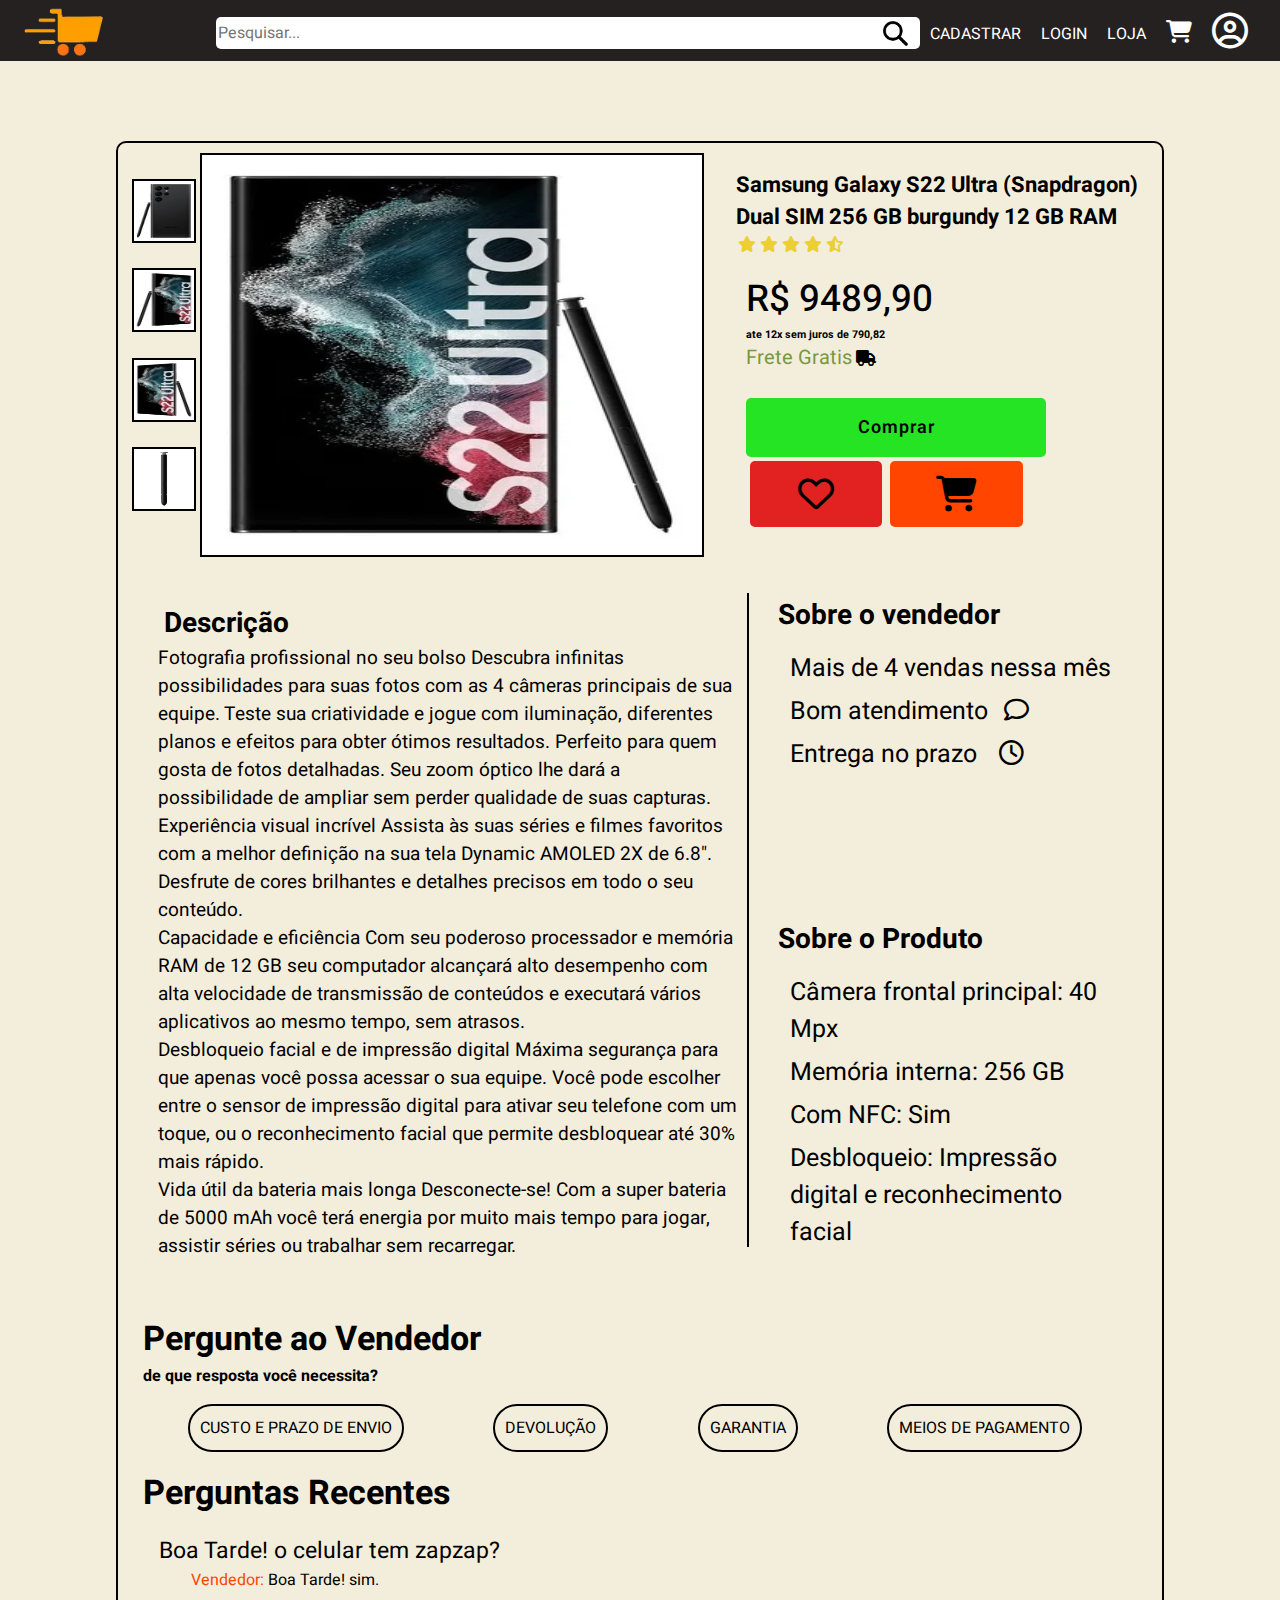
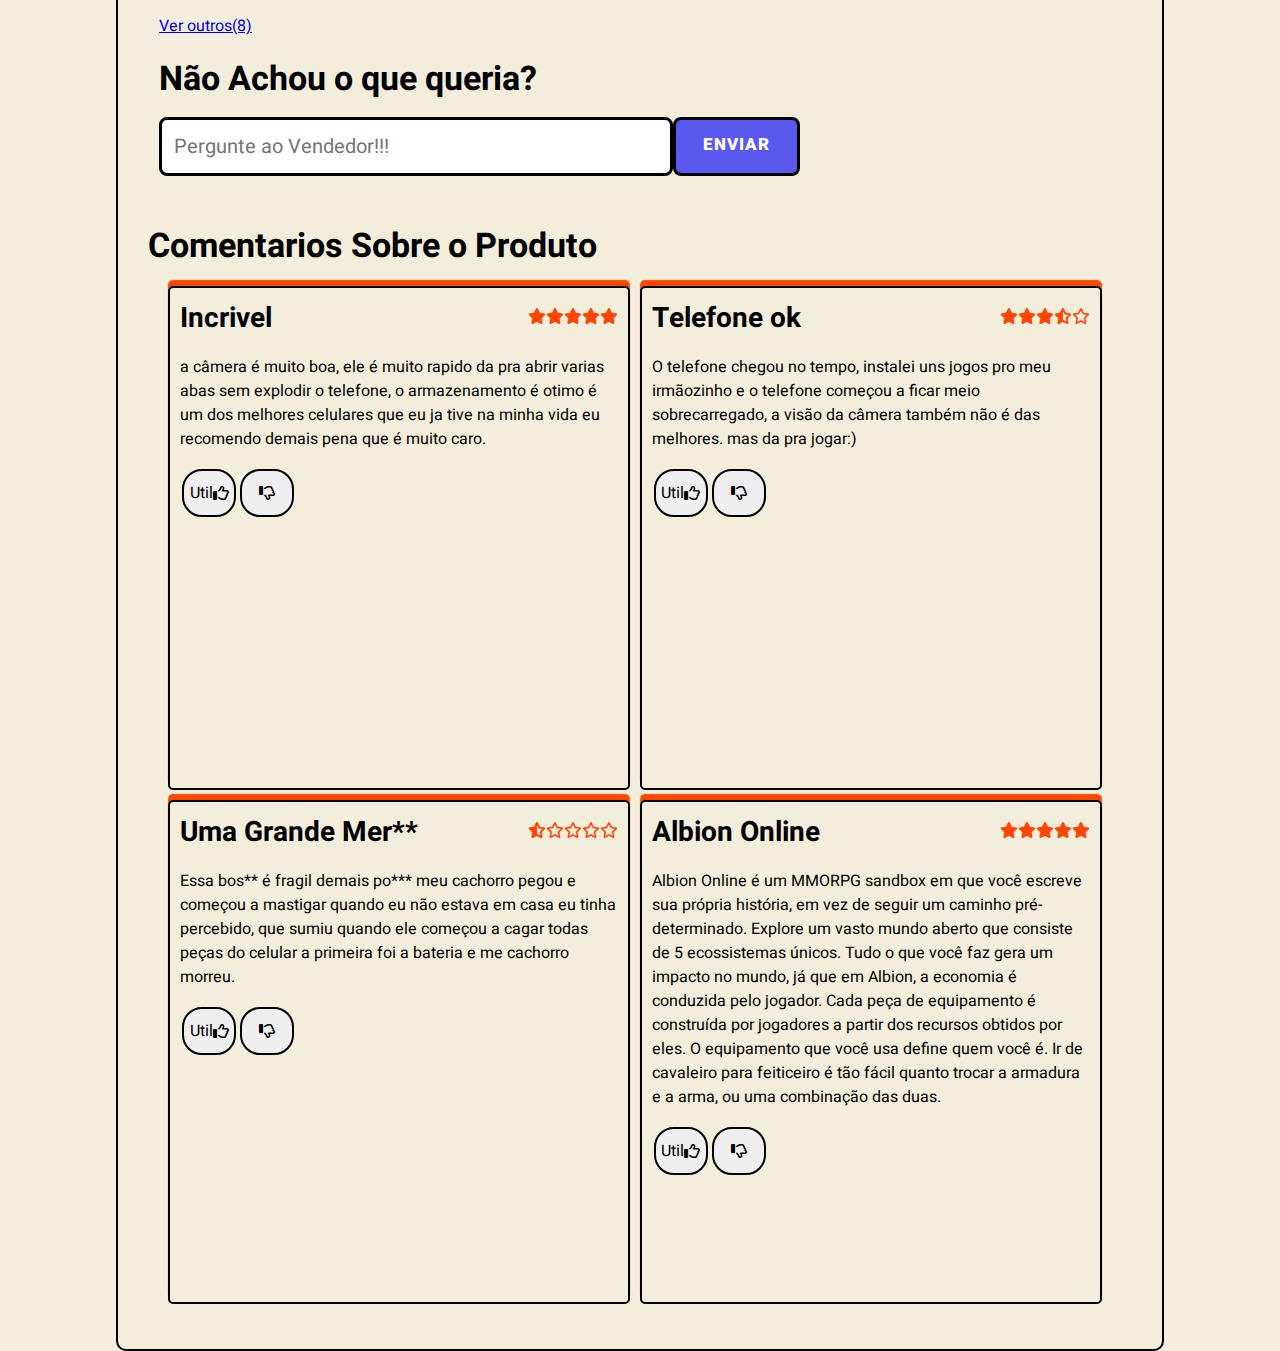
<file: samsung22-ultraShow.html>
<!DOCTYPE html>
<html lang="en">

<head>
    <meta charset="UTF-8">
    <meta http-equiv="X-UA-Compatible" content="IE=edge">
    <meta name="viewport" content="width=device-width, initial-scale=1.0">
    <title>Everthing Express | Samsung s22 Ultra</title>
    <link rel="stylesheet" href="/fontawesome/css/all.min.css">
    <link rel="shortcut icon" href="img/Logo-icon.png" type="image/x-icon">
    <link rel="stylesheet" href="style/samsung22-ultraShow.css">
    <link rel="stylesheet" href="style/navbar.css">
    <link rel="stylesheet" href="style/footer.css">
    <link rel="stylesheet" href="style/reset.css">
    <link rel="stylesheet" href="style/padrao.css">
</head>

<body>

    <header>
        <a href="index.html"><img id="logo-index" src="img/logo-projeto.png"></a>
        <nav>
            <ul>
                <nav class="search-bar">
                    <div class="search-box">
                        <input type="text" class="search-text" placeholder="Pesquisar...">
                        <a class="search-btn">
                            <img class="icone-pesquisa" src="img/icone-pesquisa.png" alt="">
                        </a>
                    </div>
                </nav>
                <!-- <div class="barra-search ">
                     <input class="search" type="text" placeholder="Procurar...">
                        <i  id="logo-search" class="fa-sharp fa-solid fa-magnifying-glass"></i> 
                </div> -->

                <li><a class="links" href="form-sign-up.html">Cadastrar</a></li>
                <li><a class="links" href="form-login.html">Login</a></li>
                <li><a class="links" href="loja-produtos.html">Loja</a></li>
                <li><a href="shop-cart.html"><i id="logo-cart" class="fa-solid fa-cart-shopping"></i></a></li>
                <li><a href="user.html"><i id="logo-user" class="fa-regular fa-circle-user"></i></a></li>
            </ul>
        </nav>
    </header>

    <div class="container">
        <div class="product-box">
            <div class="box-header">
                <aside class="img-menu">
                    <nav class="nav-img-menu">
                        <ul class="img-list">
                            <div class="img-menu-list">
                                <img src="img/samsung-s22-back.webp" class="img-list">
                            </div>
                            <div class="img-menu-list">
                                <img src="img/samsung-s22-side.webp" class="img-list">
                            </div>
                            <div class="img-menu-list">
                                <img src="img/samsung-s22-otherside.webp" class="img-list">
                            </div>
                            <div class="img-menu-list">
                                <img src="img/samsung-s22-pen.webp" class="img-list">
                            </div>
                        </ul>
                    </nav>
                </aside>

                <section class="img-box">
                    <img src="img/samsung-s22-front.webp" class="principal-img">
                </section>

                <div class="product-info">
                    <h3 class="product-name">Samsung Galaxy S22 Ultra (Snapdragon) Dual SIM 256 GB burgundy 12 GB RAM
                    </h3>

                    <nav class="nav-stars">
                        <ul class="item-avaliation">
                            <li><i class="fa-solid fa-star" id="icon-star"></i></li>
                            <li><i class="fa-solid fa-star" id="icon-star"></i></li>
                            <li><i class="fa-solid fa-star" id="icon-star"></i></li>
                            <li><i class="fa-solid fa-star" id="icon-star"></i></li>
                            <li><i class="fa-solid fa-star-half-stroke" id="icon-star"></i></li>
                        </ul>
                    </nav>

                    <div class="product-price">
                        <h3>R$ 9489,90</h3>
                        <h6>ate 12x sem juros de 790,82</h6> <span>Frete Gratis</span> <i class="fa-solid fa-truck"></i>
                    </div>

                    <div class="product-btn">
                        <button class="btn-buy">Comprar</button>
                        <button class="btn-favorite"><i class="fa-regular fa-heart"></i></button>
                        <button class="btn-cart"><i id="logo-cart" class="fa-solid fa-cart-shopping"></i></button>
                    </div>
                </div>
            </div>

            <div class="box-body">
                <div class="box-product-description">
                    <h2 class="title">Descrição</h2>

                    <p>
                        Fotografia profissional no seu bolso
                        Descubra infinitas possibilidades para suas fotos com as 4 câmeras principais de sua equipe.
                        Teste sua criatividade e jogue com iluminação, diferentes planos e efeitos para obter ótimos
                        resultados.
                        Perfeito para quem gosta de fotos detalhadas. Seu zoom óptico lhe dará a possibilidade de
                        ampliar sem perder qualidade de suas capturas.
                    </p>

                    <p>
                        Experiência visual incrível
                        Assista às suas séries e filmes favoritos com a melhor definição na sua tela Dynamic AMOLED 2X
                        de 6.8".
                        Desfrute de cores brilhantes e detalhes precisos em todo o seu conteúdo.
                    </p>
                    Capacidade e eficiência
                    Com seu poderoso processador e memória RAM de 12 GB seu computador alcançará alto desempenho com
                    alta velocidade de transmissão de conteúdos
                    e executará vários aplicativos ao mesmo tempo, sem atrasos.
                    <p>

                        Desbloqueio facial e de impressão digital
                        Máxima segurança para que apenas você possa acessar o sua equipe.
                        Você pode escolher entre o sensor de impressão digital para ativar seu telefone com um toque, ou
                        o reconhecimento facial que permite desbloquear até 30% mais rápido.
                    </p>
                    <p>

                        Vida útil da bateria mais longa
                        Desconecte-se! Com a super bateria de 5000 mAh você terá energia por muito mais tempo para
                        jogar,
                        assistir séries ou trabalhar sem recarregar.
                    </p>


                </div>

                <div class="product-and-saler-box">
                    <div class="about-saler">
                        <h2 class="title">Sobre o vendedor</h2>
                        <nav>
                        <ul>
                            <li>Mais de 4 vendas nessa mês</li>
                            <li>Bom atendimento<i class="fa-regular fa-comment"></i></li>
                            <li>Entrega no prazo <i class="fa-regular fa-clock"></i></li>
                        </ul>
                        </nav>
                    </div>

                    <div class="about-product">
                        <h2 class="title">Sobre o Produto</h2>
                        <nav>
                        <ul>
                            <li>Câmera frontal principal: 40 Mpx</li>
                            <li>Memória interna: 256 GB</li>
                            <li>Com NFC: Sim</li>
                            <li>Desbloqueio: Impressão digital e reconhecimento facial</li>
                        </ul>
                        </nav>
                    </div>
                </div>
            </div>


            <div class="box-footer-product">
                <div class="box-ask-to-saler">
                    <h3>Pergunte ao Vendedor</h3>

                    <h4>de que resposta você necessita?</h4>

                    <nav class="nav-answers">
                        <ul class="list-answers">
                            <li>Custo e prazo de envio</li>
                            <li>Devolução</li>
                            <li>Garantia</li>
                            <li>Meios de pagamento</li>
                        </ul>
                    </nav>

                    <div class="box-questions-and-answers">
                        <h3>Perguntas Recentes</h3>

                        <div class="box-question">
                            <span class="question">Boa Tarde! o celular tem zapzap?</span>
                            <span class="answer"><span class="generic-text">Vendedor: </span>Boa Tarde! sim.</span>

                            <a href="#" class="generic-link">Ver outros(8)</a>

                            <div class="box-input">
                                <h3>Não Achou o que queria?</h3>
                                <div class="generic-box-input">
                                    <input type="text" placeholder="Pergunte ao Vendedor!!!">
                                    <button class="btn-submit">Enviar</button>
                                </div>
                            </div>
                        </div>
                    </div>

                    <div class="box-avaliation">

                        <h3>Comentarios Sobre o Produto</h3>

                        <div class="commentary-box">
                            <section class="section-commentary">
                                <div class="box-commentary-content">
                                    <div class="title-and-avaliation">
                                        <h4>Incrivel</h4>

                                        <ul class="item-avaliation">
                                            <li><i class="fa-solid fa-star" id="icon-star-commentary"></i></li>
                                            <li><i class="fa-solid fa-star" id="icon-star-commentary"></i></li>
                                            <li><i class="fa-solid fa-star" id="icon-star-commentary"></i></li>
                                            <li><i class="fa-solid fa-star" id="icon-star-commentary"></i></li>
                                            <li><i class="fa-solid fa-star" id="icon-star-commentary"></i></li>
                                        </ul>
                                    </div>
                                    <p>
                                        a câmera é muito boa, ele é muito rapido da pra abrir varias abas sem explodir
                                        o telefone, o armazenamento é otimo é um dos melhores celulares que eu ja tive
                                        na minha vida eu recomendo demais pena que é muito caro.
                                    </p>

                                    <nav class="generic-btn">
                                        <button>Util <i class="fa-regular fa-thumbs-up"></i></button>
                                        <button><i class="fa-regular fa-thumbs-down"></i></button>
                                    </nav>
                                </div>
                            </section>

                            <section class="section-commentary">
                                <div class="box-commentary-content">
                                    <div class="title-and-avaliation">
                                        <h4>Telefone ok</h4>

                                        <ul class="item-avaliation">
                                            <li><i class="fa-solid fa-star" id="icon-star-commentary"></i></li>
                                            <li><i class="fa-solid fa-star" id="icon-star-commentary"></i></li>
                                            <li><i class="fa-solid fa-star" id="icon-star-commentary"></i></li>
                                            <li><i class="fa-solid fa-star-half-stroke" id="icon-star-commentary"></i></li>
                                            <li><i class="fa-regular fa-star" id="icon-star-commentary"></i></li>
                                        </ul>
                                    </div>
                                    <p>
                                       O telefone chegou no tempo, instalei uns jogos pro meu irmãozinho
                                       e o telefone começou a ficar meio sobrecarregado, a visão da câmera também
                                       não é das melhores. mas da pra jogar:)

                                    </p>

                                    <nav class="generic-btn">
                                        <button>Util <i class="fa-regular fa-thumbs-up"></i></button>
                                        <button><i class="fa-regular fa-thumbs-down"></i></button>
                                    </nav>
                                </div>
                            </section>

                            <section class="section-commentary">
                                <div class="box-commentary-content">
                                    <div class="title-and-avaliation">
                                        <h4>Uma Grande Mer**</h4>

                                        <ul class="item-avaliation">
                                            <li><i class="fa-solid fa-star-half-stroke" id="icon-star-commentary"></i></li></li>
                                            <li><i class="fa-regular fa-star" id="icon-star-commentary"></i></li>
                                            <li><i class="fa-regular fa-star" id="icon-star-commentary"></i></li>
                                            <li><i class="fa-regular fa-star" id="icon-star-commentary"></i></li>
                                            <li><i class="fa-regular fa-star" id="icon-star-commentary"></i></li>
                                        </ul>
                                    </div>
                                    <p>
                                        Essa bos** é fragil demais po*** meu cachorro pegou e começou
                                        a mastigar quando eu não estava em casa eu tinha percebido,
                                        que sumiu quando ele começou a cagar todas peças do celular a primeira
                                        foi a bateria e me cachorro morreu.

                                    </p>

                                    <nav class="generic-btn">
                                        <button>Util <i class="fa-regular fa-thumbs-up"></i></button>
                                        <button><i class="fa-regular fa-thumbs-down"></i></button>
                                    </nav>
                                </div>
                            </section>

                            <section class="section-commentary">
                                <div class="box-commentary-content">
                                    <div class="title-and-avaliation">
                                        <h4>Albion Online</h4>

                                        <ul class="item-avaliation">
                                            <li><i class="fa-solid fa-star" id="icon-star-commentary"></i></li>
                                            <li><i class="fa-solid fa-star" id="icon-star-commentary"></i></li>
                                            <li><i class="fa-solid fa-star" id="icon-star-commentary"></i></li>
                                            <li><i class="fa-solid fa-star" id="icon-star-commentary"></i></li>
                                            <li><i class="fa-solid fa-star" id="icon-star-commentary"></i></li>
                                        </ul>
                                    </div>
                                    <p>
                                        Albion Online é um MMORPG sandbox em que você escreve sua própria história, 
                                        em vez de seguir um caminho pré-determinado. 
                                        Explore um vasto mundo aberto que consiste de 5 ecossistemas únicos. 
                                        Tudo o que você faz gera um impacto no mundo, já que em Albion, 
                                        a economia é conduzida pelo jogador. 
                                        Cada peça de equipamento é construída por jogadores a partir dos recursos obtidos por eles. 
                                        O equipamento que você usa define quem você é. 
                                        Ir de cavaleiro para feiticeiro é tão fácil quanto trocar a armadura e a arma, 
                                        ou uma combinação das duas. 
                                      

                                    </p>

                                    <nav class="generic-btn">
                                        <button>Util <i class="fa-regular fa-thumbs-up"></i></button>
                                        <button><i class="fa-regular fa-thumbs-down"></i></button>
                                    </nav>
                                </div>
                            </section>
                        </div>
                    </div>
                </div>
            </div>
        </div>

        <!-- <section class="footer-container">
        

        <footer class="footer-content">

            <div class="box-footer">

                <img src="img/Logotipo Everthing Express.png" class="logo-tipo" alt="Everthing Express">
                <p class="subtitle-logo-tipo">
                    Everthing Express 2022 &copy; <br> <span class="copyright">Todos os direitos Reservados</span>
                </p>
            </div>

            <div class="box-footer">

                <h2 class="footer-title">Sobre nos</h2>
                <ul class="footer-list">
                    <li>Lorem Ipsum</li>
                    <li>Lorem Ipsum</li>
                    <li>Lorem Ipsum</li>
                    <li>Lorem Ipsum</li>
                    <li>Lorem Ipsum</li>
                    <li>Lorem Ipsum</li>
                </ul>
            </div>

            <div class="box-footer">
                <h2 class="footer-title">Siga-nos</h2>
                <li><i class="fa-brands fa-facebook" id="logo-social"></i></li>
                <li><i class="fa-brands fa-linkedin" id="logo-social"></i></li>
                <li><i class="fa-brands fa-instagram" id="logo-social"></i></li>
                <li><i class="fa-brands fa-square-twitter" id="logo-social"></i></li>

            </div>

            <div class="box-footer">
                <h2 class="footer-title">Pagamentos</h2>
                <ul class="footer-list" id="list-pagamentos">

                    <img src="img/Mastercard-logo.svg.png" id="mastercard-logo" alt="">
                    <img src="img/Visa-Logo.png" id="pagamentos-logo" alt="">
                    <img src="img/Pix-logo.png" id="pagamentos-logo" alt="">
                    <img src="img/paypal-logo-png.png" id="payPal-logo" alt="">
                </ul>
            </div>

        </footer>
    </section>  -->
</body>

</html>
</file>
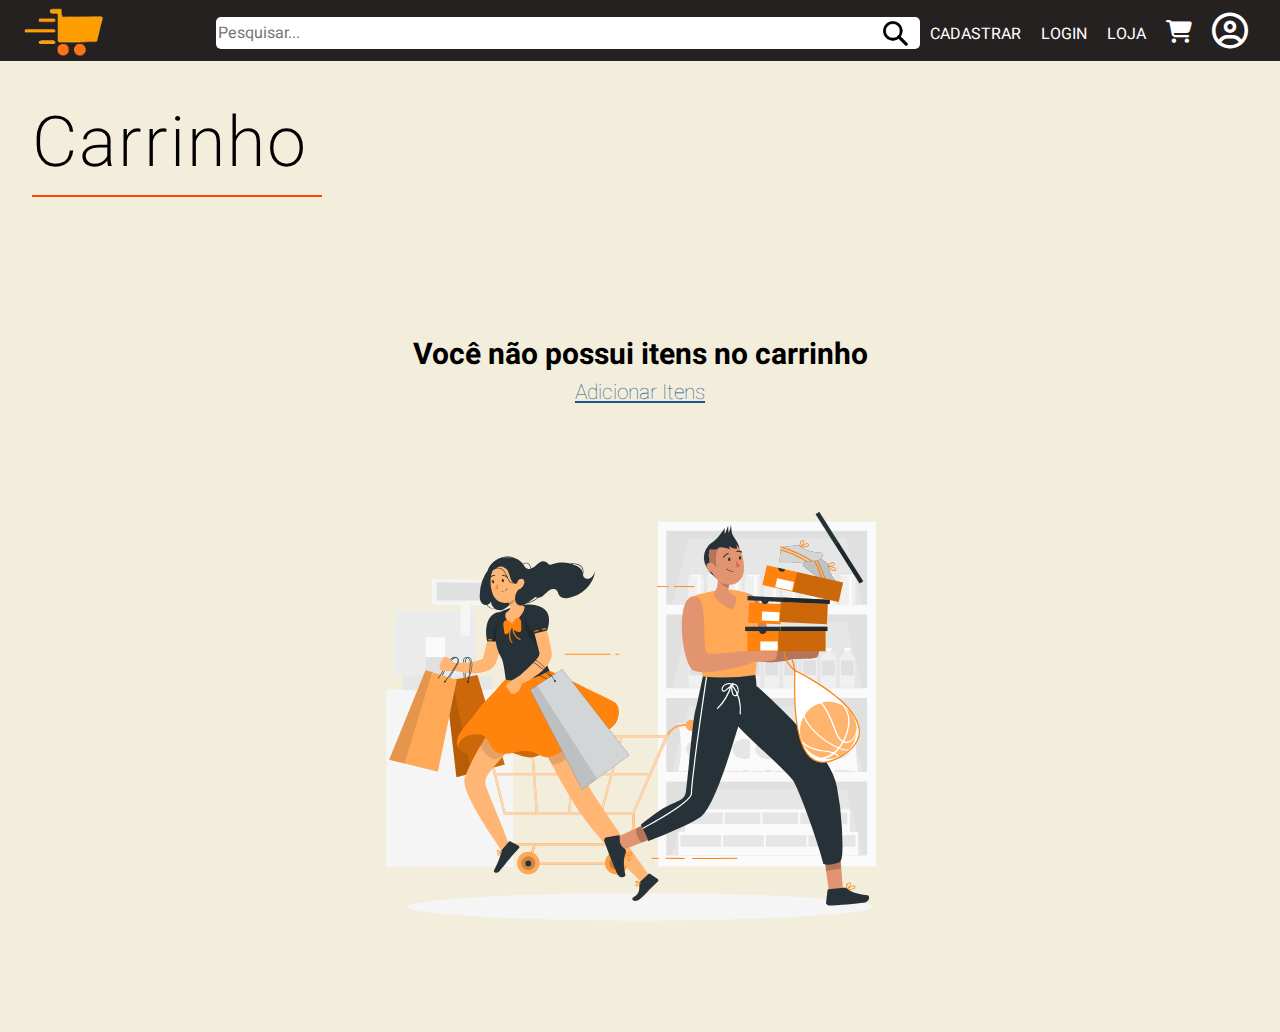
<file: shop-cart.html>
<!DOCTYPE html>
<html lang="en">
<head>
    <meta charset="UTF-8">
    <meta http-equiv="X-UA-Compatible" content="IE=edge">
    <meta name="viewport" content="width=device-width, initial-scale=1.0">
    <title>Everthing Express | Carrinho</title>
    <link rel="stylesheet" href="/fontawesome/css/all.min.css">
    <link rel="stylesheet" href="style/reset.css">
    <link rel="stylesheet" href="style/navbar.css">
    <link rel="stylesheet" href="style/padrao.css">
    <link rel="stylesheet" href="style/shop-cart.css">
</head>
<body>
    
    <header>
        <a href="index.html"><img id="logo-index" src="img/logo-projeto.png"></a>
        <nav>
            <ul>
                <nav class="search-bar">
                    <div class="search-box">
                        <input type="text" class="search-text" placeholder="Pesquisar...">
                        <a class="search-btn">
                            <img class="icone-pesquisa" src="img/icone-pesquisa.png" alt="">
                        </a>
                        </div>
                    </nav>
                <!-- <div class="barra-search ">
                     <input class="search" type="text" placeholder="Procurar...">
                        <i  id="logo-search" class="fa-sharp fa-solid fa-magnifying-glass"></i> 
                </div> -->

                <!-- <li><a class="links" href="testes.html">TESTE</a></li> -->
                <li><a class="links" href="form-sign-up.html">Cadastrar</a></li>
                <li><a class="links" href="form-login.html">Login</a></li>
                <li><a class="links" href="loja-produtos.html">Loja</a></li>
                <li><a href="shop-cart.html"><i id="logo-cart" class="fa-solid fa-cart-shopping"></i></a></li>
                <li><a href="user.html"><i id="logo-user" class="fa-regular fa-circle-user"></i></a></li>
            </ul>
        </nav>
    </header>


    <!-- CARRINHO -->

        <div class="title-cart">
            <h1>Carrinho</h1>
        </div>

		<div class="container">
            <nav class="cart-nav">
                <p>Você não possui itens no carrinho</p>
                <a id="link-shop" href="loja-produtos.html">Adicionar Itens</a>
                <img src="img/Shopping-rafiki.svg">
            </nav>

		</div>   

		
		
</body>
</html>
</file>
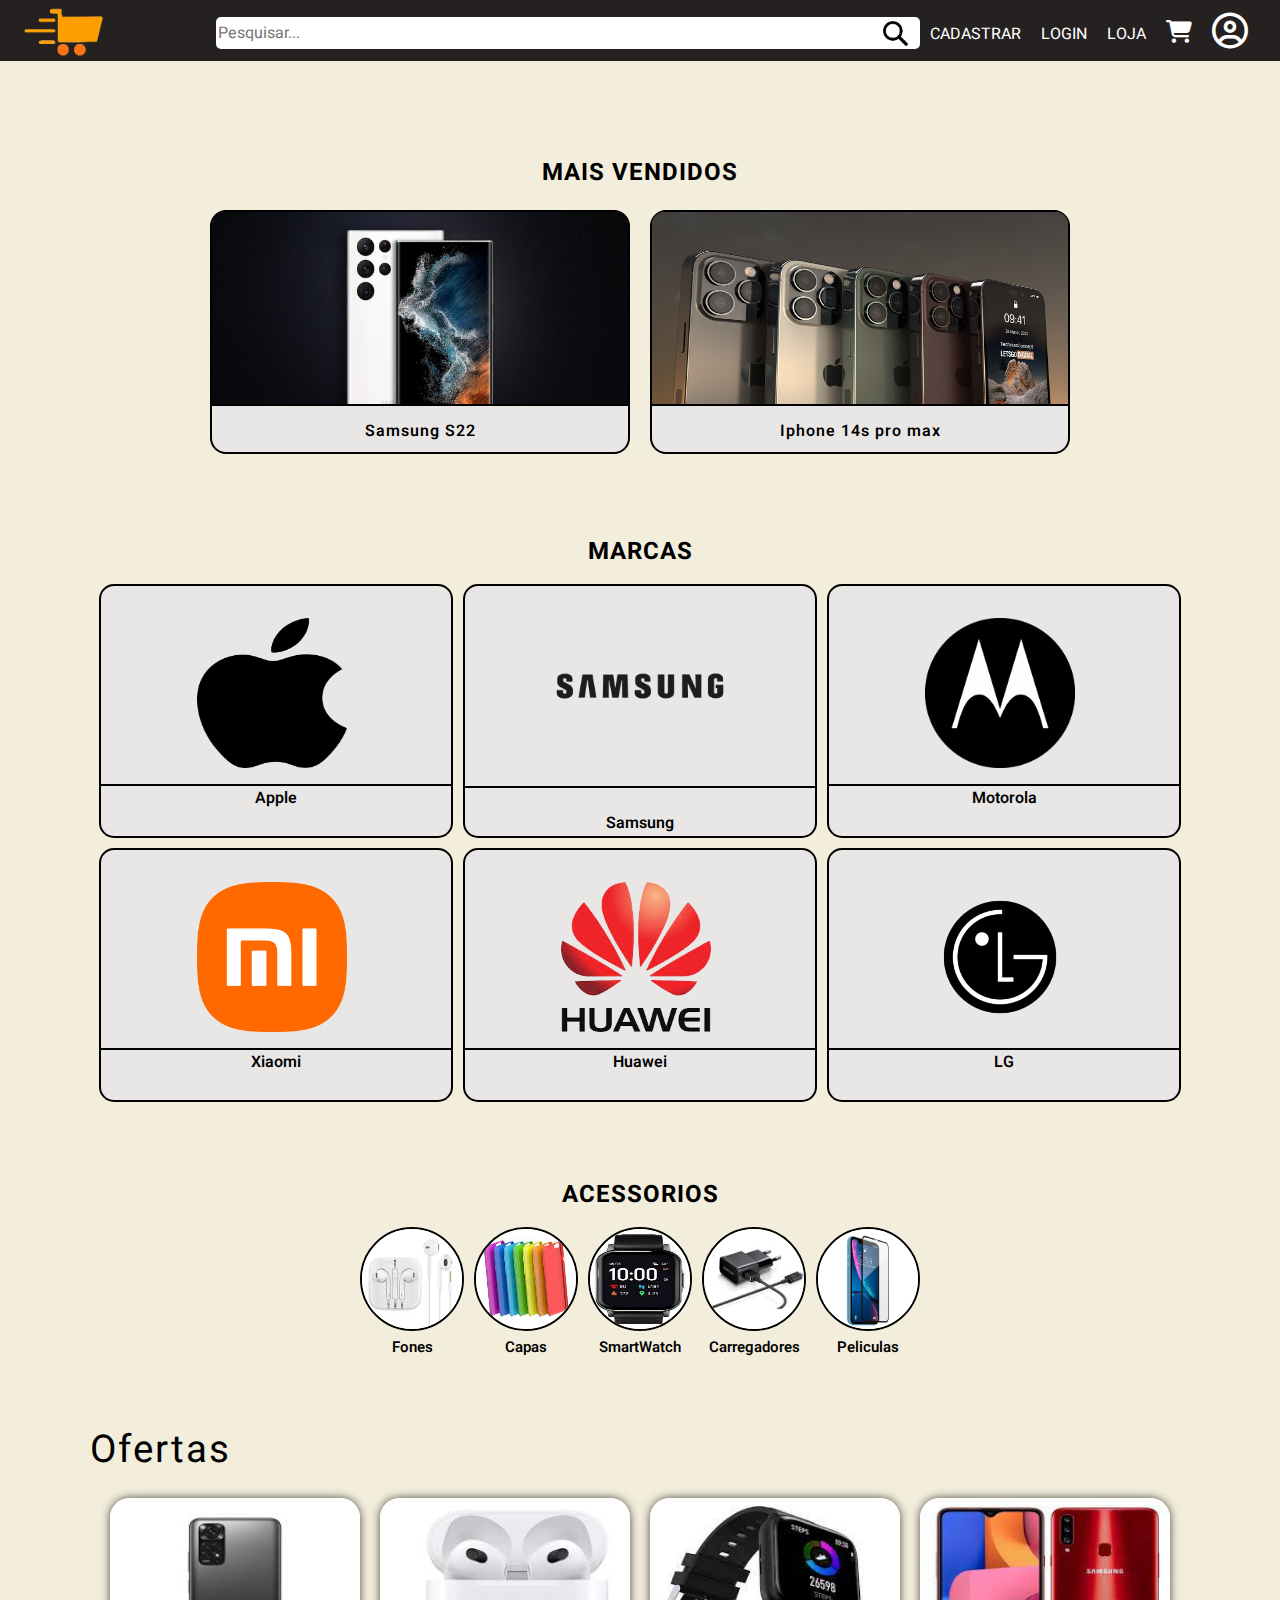
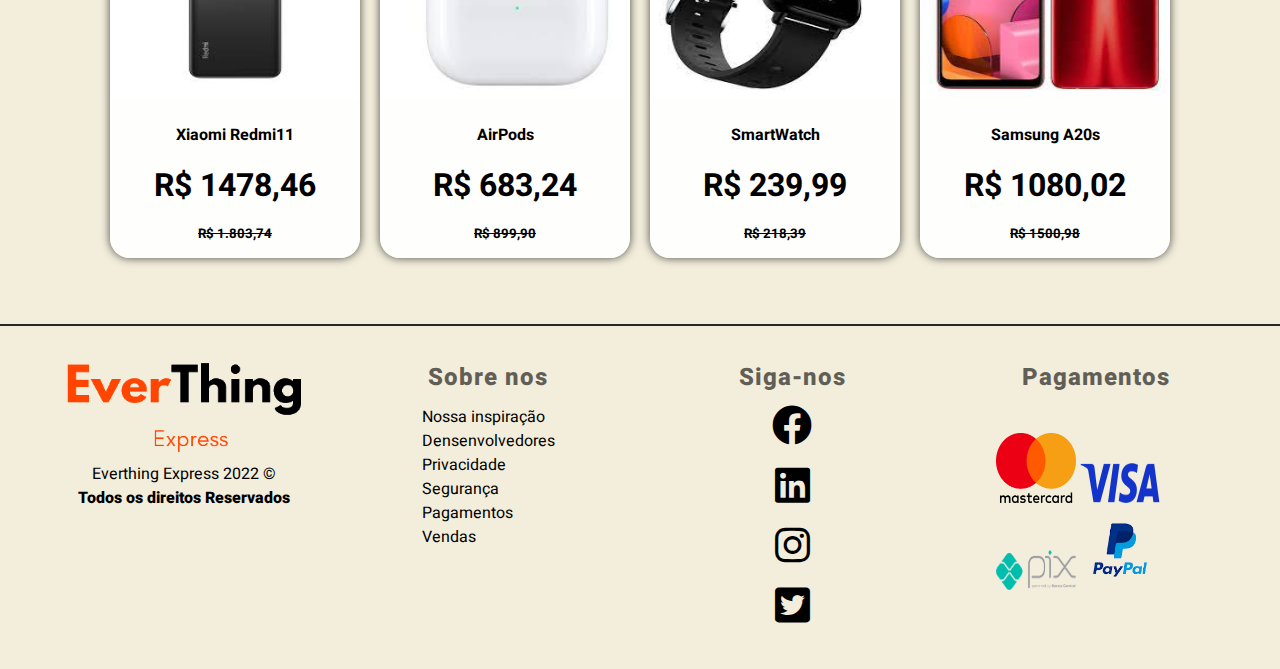
<file: shop-cellphones.html>
<!DOCTYPE html>
<html lang="pt-br">

<head>
    <meta charset="UTF-8">
    <meta http-equiv="X-UA-Compatible" content="IE=edge">
    <meta name="viewport" content="width=device-width, initial-scale=1.0">
    <meta name="author" content="João Gabriel, Carol, Danrlei, Luisa, Lucas">
    <meta name="keywords" content="Everthing Express, Express, Everthing">
    <meta name="description" content="">
    <link rel="shortcut icon" href="img/Logo-icon.png" type="image/x-icon">
    <link rel="stylesheet" href="style/shop-style.css">
    <link rel="stylesheet" href="style/navbar.css">
    <link rel="stylesheet" href="style/cards.css">
    <link rel="stylesheet" href="style/footer.css">
    <link rel="stylesheet" href="style/reset.css">
    <link rel="stylesheet" href="style/padrao.css">
    <link rel="stylesheet" href="/fontawesome/css/all.min.css">
    <title>Everthing Express</title>
</head>

<body>

    <header>
        <a href="index.html"><img id="logo-index" src="img/logo-projeto.png"></a>
        <nav>
            <ul>
                <nav class="search-bar">
                    <div class="search-box">
                        <input type="text" class="search-text" placeholder="Pesquisar...">
                        <a class="search-btn">
                            <img class="icone-pesquisa" src="img/icone-pesquisa.png" alt="">
                        </a>
                        </div>
                    </nav>
            
                <!-- <li><a class="links" href="testes.html">TESTE</a></li> -->
                <li><a class="links" href="form-sign-up.html">Cadastrar</a></li>
                <li><a class="links" href="form-login.html">Login</a></li>
                <li><a class="links" href="loja-produtos.html">Loja</a></li>
                <li><a href="shop-cart.html"><i id="logo-cart" class="fa-solid fa-cart-shopping"></i></a></li>
                <li><a href="user.html"><i id="logo-user" class="fa-regular fa-circle-user"></i></a></li>
            </ul>
        </nav>
    </header>

    <main class="conteudo-principal">

        <section class="section-more-sale">
            <div class="row-container">
                <div class="section-shop-title">
                    <h2>Mais Vendidos</h2>
                </div>

                <div class="more-sale-box">
                    <ul class="section-list">
                        <div class="more-sale-card">
                            <a href="samsung22-ultraShow.html">
                            <nav class="more-sale-card-content">
                                <img src="img/samsung-s22-ultra.jpg" alt="">
                                <span class="more-sale-card-productName">Samsung S22</span>
                            </nav>
                            </a>
                        </div>

                        <div class="more-sale-card">
                            <nav class="more-sale-card-content">
                                <img src="img/iphone14.jpg" alt="">
                                <span class="more-sale-card-productName">Iphone 14s pro max</span>
                            </nav>
                    </ul>
                </div>
            </div>
            </div>
        </section>

        <section class="section-all-marks">
            <div class="row-container">
                <div class="section-shop-title">
                    <h2>Marcas</h2>
                </div>
                <div class="box-marks">
                    <ul class="section-list">
                        <div class="card-marks">
                            <nav class="marks-card-content">
                                <img src="img/Apple-logo.png" id="cellphone-mark-logo" alt="">
                                <span class="mark-name">Apple</span>
                            </nav>
                        </div>

                        <div class="card-marks">
                            <nav class="marks-card-content">
                                <img src="img/Samsung-Logo.png" id="samsung-img" alt="">
                                <span class="mark-name" id="samsung-span">Samsung</span>
                            </nav>
                        </div>

                        <div class="card-marks">
                            <nav class="marks-card-content">
                                <img src="img/motorola-logo.png" id="cellphone-mark-logo" alt="">
                                <span class="mark-name">Motorola</span>
                            </nav>
                        </div>

                        <div class="card-marks">
                            <nav class="marks-card-content">
                                <img src="img/xiaomi-logo.png" id="cellphone-mark-logo" alt="">
                                <span class="mark-name">Xiaomi</span>
                            </nav>
                        </div>

                        <div class="card-marks">
                            <nav class="marks-card-content">
                                <img src="img/huawei-logo.png" id="cellphone-mark-logo" alt="">
                                <span class="mark-name">Huawei</span>
                            </nav>
                        </div>

                        <div class="card-marks">
                            <nav class="marks-card-content">
                                <img src="img/lg-logo.png" id="cellphone-mark-logo" alt="">
                                <span class="mark-name">LG</span>
                            </nav>
                        </div>
                    </ul>
                </div>
            </div>
        </section>

        <section class="section-acessory">
            <div class="row-container">
                <div class="section-shop-title">
                    <h2>Acessorios</h2>
                </div>
                <div class="box-accesory">
                    <ul class="section-list">
                        <div class="acessory-card">
                            <nav class="acessory-card-content">
                                <img src="img/fone-de-ouvido.jpg" alt="">
                                <span class="acessory-name">Fones</span>
                            </nav>
                        </div>

                        <div class="acessory-card">
                            <nav class="acessory-card-content">
                                <img src="img/capas-telefone.jpg" alt="">
                                <span class="acessory-name">Capas</span>
                            </nav>
                        </div>

                        <div class="acessory-card">
                            <nav class="acessory-card-content">
                                <img src="img/smartwatch.jpg" alt="">
                                <span class="acessory-name">SmartWatch</span>
                            </nav>
                        </div>

                        <div class="acessory-card">
                            <nav class="acessory-card-content">
                                <img src="img/carregador.jpg" alt="">
                                <span class="acessory-name">Carregadores</span>
                            </nav>
                        </div>

                        <div class="acessory-card">
                            <nav class="acessory-card-content">
                                <img src="img/pelicula.jpg" alt="">
                                <span class="acessory-name">Peliculas</span>
                            </nav>
                        </div>
                </div>
                </ul>
            </div>
            </div>
        </section>

        <section class="section-cards">
            <div class="row-container">

                <div class="section-title-and-link">
                    <h3 class="section-title">Ofertas</h3>
                </div>

                <ul class="section-list">
                    <div class="card">

                        <div class="card-header">
                            <img src="img/xiaomi-redmi11.jpg" class="card-img" />
                        </div>

                        <div class="card-body">
                            <h3 class="card-title">Xiaomi Redmi11</h3>
                            <h2 class="card-price">R$ 1478,46</h2>
                            <h5><s>R$ 1.803,74</s></h5>
                        </div>
                    </div>

                    <div class="card">

                        <div class="card-header">
                            <img src="img/airpods.jpg" class="card-img" />
                        </div>

                        <div class="card-body">
                            <h3 class="card-title">AirPods</h3>
                            <h2 class="card-price">R$ 683,24</h2>
                            <h5><s>R$ 899,90</s></h5>
                        </div>
                    </div>

                    <div class="card">

                        <div class="card-header">
                            <img src="img/card-smartwatch.jpg" class=card-img />
                        </div>

                        <div class="card-body">
                            <h3 class="card-title">SmartWatch</h3>
                            <h2 class="card-price">R$ 239,99</h2>
                            <h5><s>R$ 218,39</s></h5>
                        </div>
                    </div>

                    <div class="card">

                        <div class="card-header">
                            <img src="img/samsung-a20s.jpg" class=card-img />
                        </div>

                        <div class="card-body">
                            <h3 class="card-title">Samsung A20s</h3>
                            <h2 class="card-price">R$ 1080,02</h2>
                            <h5><s>R$ 1500,98</s></h5>
                        </div>
                    </div>
                </ul>
            </div>
        </section>

        <section class="footer-container">

            <footer class="footer-content">

                <div class="box-footer">

                    <img src="img/Logotipo Everthing Express.png" class="logo-tipo" alt="Everthing Express">
                    <p class="subtitle-logo-tipo">
                        Everthing Express 2022 &copy; <br> <span class="copyright">Todos os direitos Reservados</span>
                    </p>
                </div>

                <div class="box-footer">

                    <h2 class="footer-title">Sobre nos</h2>
                    <ul class="footer-list">
                        <li>Nossa inspiração</li>
                        <li>Densenvolvedores</li>
                        <li>Privacidade</li>
                        <li>Segurança</li>
                        <li>Pagamentos</li>
                        <li>Vendas</li>
                    </ul>
                </div>

                <div class="box-footer">
                    <h2 class="footer-title">Siga-nos</h2>
                    <li><i class="fa-brands fa-facebook" id="logo-social"></i></li>
                    <li><i class="fa-brands fa-linkedin" id="logo-social"></i></li>
                    <li><i class="fa-brands fa-instagram" id="logo-social"></i></li>
                    <li><i class="fa-brands fa-square-twitter" id="logo-social"></i></li>

                </div>

                <div class="box-footer">
                    <h2 class="footer-title">Pagamentos</h2>
                    <ul class="footer-list" id="list-pagamentos">

                        <img src="img/Mastercard-logo.svg.png" id="mastercard-logo" alt="">
                        <img src="img/Visa-Logo.png" id="pagamentos-logo" alt="">
                        <img src="img/Pix-logo.png" id="pagamentos-logo" alt="">
                        <img src="img/paypal-logo-png.png" id="payPal-logo" alt="">
                    </ul>
                </div>

            </footer>
        </section>

    </main>
</body>

</html>
</file>
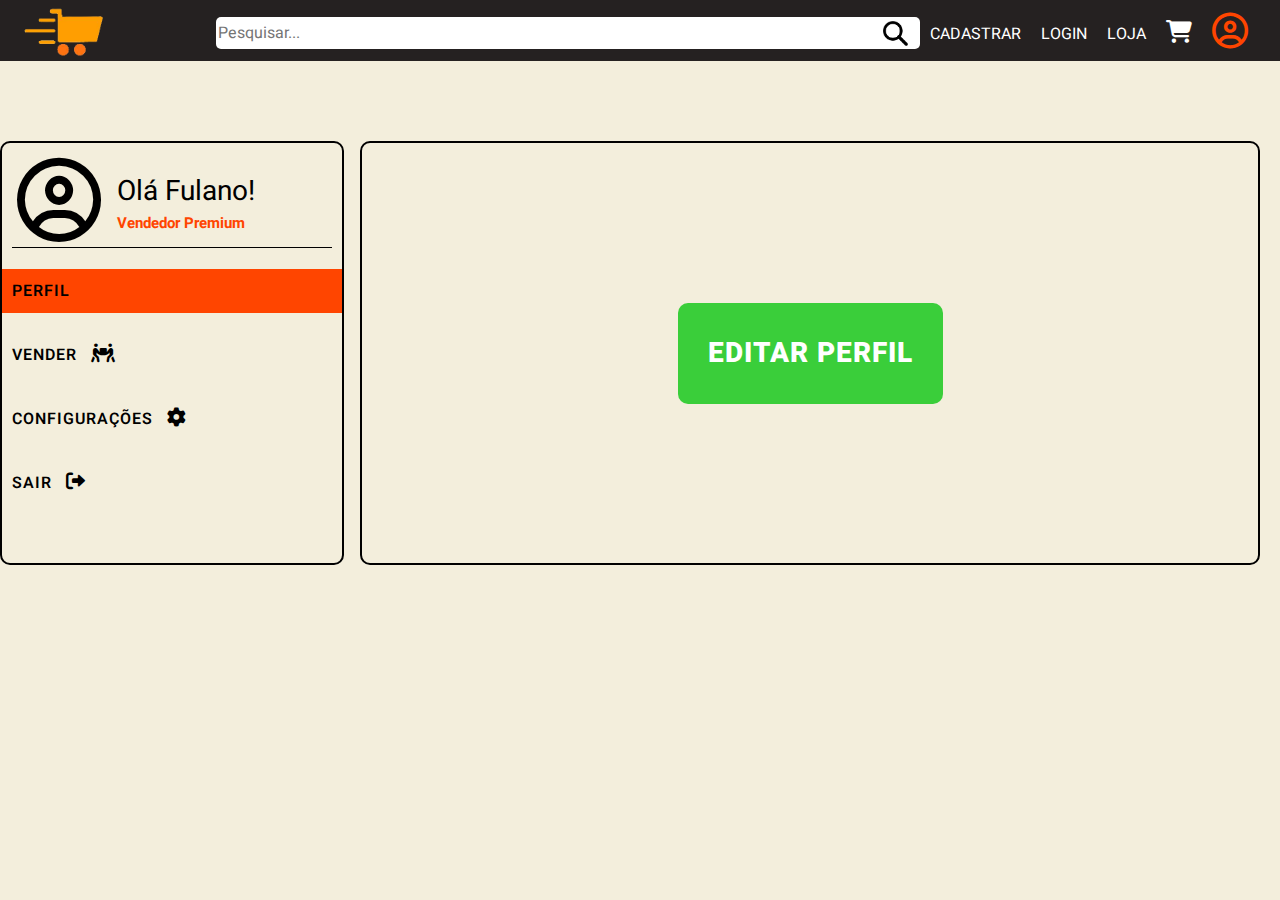
<file: user.html>
<!DOCTYPE html>
<html lang="en">

<head>
    <meta charset="UTF-8">
    <meta http-equiv="X-UA-Compatible" content="IE=edge">
    <meta name="viewport" content="width=device-width, initial-scale=1.0">
    <title>Everthing Express | Perfil</title>
    <link rel="stylesheet" href="style/navbar.css">
    <link rel="stylesheet" href="style/user.css">
    <link rel="stylesheet" href="style/footer.css">
    <link rel="stylesheet" href="style/reset.css">
    <link rel="stylesheet" href="style/padrao.css">
    <link rel="stylesheet" href="style/form-edit-user.css">
    <link rel="stylesheet" href="js/script.js">
    <link rel="stylesheet" href="/fontawesome/css/all.css">
</head>

<body>
    <header>
        <a href="index.html"><img id="logo-index" src="img/logo-projeto.png"></a>
        <nav>
            <ul>
                <nav class="search-bar">
                    <div class="search-box">
                        <input type="text" class="search-text" placeholder="Pesquisar...">
                        <a class="search-btn">
                            <img class="icone-pesquisa" src="img/icone-pesquisa.png" alt="">
                        </a>
                    </div>
                </nav>
                <!-- <li><a class="links" href="testes.html">TESTE</a></li> -->
                <li><a class="links" href="form-sign-up.html">Cadastrar</a></li>
                <li><a class="links" href="form-login.html">Login</a></li>
                <li><a class="links" href="loja-produtos.html">Loja</a></li>
                <li><a href="shop-cart.html"><i id="logo-cart" class="fa-solid fa-cart-shopping"></i></a></li>
                <!-- <li><i class="fa-solid fa-user" id="logo-user-menu"></i></li> -->

                <li><a href="user.html"><i id="logo-user" class="fa-regular fa-circle-user" style="color: #ff4500"></i></a></li>

            </ul>
        </nav>
    </header>

    <main class="conteudo-principal">
        <nav class="menu-user">
        <aside class="side-menu-user">
            <div class="menu-header">
                <i class="fa-regular fa-circle-user" id="logo-user-menu"></i>
                <nav class="name-and-type">
                    <span> Olá Fulano!</span>
                    <h5>Vendedor Premium</h5>
                    <!-- <a href="#">Editar Perfil</a> -->
                </nav>

            </div>
           
            <div class="menu-body">
                <nav class="body-nav">
                    <ul class="user-list">
                        <li class="first-li"><a href="#" class="user-count">Perfil</a></li>
                        <li>
                            <a href="#" class="user-sale">Vender</a>
                            <i class="fa-solid fa-people-carry-box" id="icon"></i>
                        </li>
                        <li>
                            <a href="#" class="user-config">Configurações</a>
                            <i class="fa-solid fa-gear" id="icon"></i>
                        </li>
                        <li>
                            <a href="#" class="user-logout">Sair</a>
                            <i class="fa-solid fa-right-from-bracket" id="icon"></i>
                        </li>
                    </ul>
                </nav>
            </div>
        </aside>
        
         <section class="section-user-count">
            <nav class="user-edit">
                <a href="form-edit-user.html" class="link-edit">Editar perfil</a>
            </nav>
         </section>
    </main>
</body>

</html>
</file>
<file: style/index.css>
body {
    background-color: #f3eedc;
}

.box-carrosel {
    display: flex;
    justify-content: center;
    align-items: center;
}

.carrosel {
    width: 100vw;
    height: 400px;
    padding: 12px;
    margin-top: 2rem;
    display: flex;
    text-align: center;
    margin-top: 30px;
    border: 3px solid;
}

.container-info {
    height: auto;
    display: flex;
    justify-content: space-around;
    flex-wrap: wrap;
    margin-top: 2rem;
    /* border: 2px solid; */
}

.card-info {
    width: 300px;
    height: 300px;
    padding: 12px;
    border: 3px solid;
    margin: 2rem;
    border-radius: 4px;
    box-shadow: 0px -15px 1px #ff4500
}

.ofertas-container {
    width: 290px;
    height: 290px;
    display: flex;
    justify-content: center;
    align-items: center;
    flex-wrap: wrap;
}

.section-ofertas {
    display: flex;
    justify-content: center;
    align-items: center;
    flex-direction: column;
}

.subtitle-ofertas {
    font-size: 11px;
    font-weight: 700;
}

.box-ofertas {
    width: 100px;
    height: 100px;
    border: 2px solid #ff4500;
    border-radius: 6px;
    margin: 3px;
    display: flex;
    justify-content: center;
    align-items: center;
    font-size: 3rem;
    color: #ff4500;
    text-decoration: none;
}

.box-ofertas:hover {
    transition: 1s;
    color: white;
    background-color: #ff4500;
}

#logo-ofertas {
    color: black;
}

.box-category {
    width: 79.5vw;
    border: 3px solid;
    border-radius: 10px;
}

.cards-category {
    display: flex;
    width: 128px;
    height: 140px;
    border: 2px solid #4c4ce6;
    margin: 0;
    border-radius: 5px;
}

.card-content {
    display: flex;
    justify-content: center;
    align-items: center;
    flex-direction: column;
    margin: auto;
    text-transform: uppercase;
}

#category-logo {
    font-size: 50px;
}

.card-content #logo-category {
    font-size: 2.1rem;
}

.cards-category:hover {
    transition: .8s;
    background-color: #4c4ce6;
    color: white;
}

#titulo-destaque {
    color: #ff4500;
    letter-spacing: 1px;
}
</file>
<file: style/navbar.css>
/* Header */

header {
    display: flex;
    justify-content: space-between;
    background-color: #252121;
    flex-wrap: wrap;
}

header #logo-index {
    height: 50px;
    width: auto;
    margin-top: 7px;
    margin-left: 1.4rem;
    /* background-color: aqua; */
    display: flex;
    flex-wrap: wrap;
}


/* Barra de pesquisa */

.search-bar {
    margin-top: 12px;
}

.search-box {
    width: 700px;
    height: 28px;
    background: #fff;
    border-radius: 5px;
    padding: 2px;
    display: flex;
    justify-content: space-between;
    align-items: center;
    
}

.search-text {
    width: 680px;
    background: none;
    border: 0;
    outline: 0;
    font-size: 16px;
}

.icone-pesquisa {
    width: 25px;
    height: 25px;
}

header ul {
    display: flex;
    margin-right: 1.4rem;
    margin-top: 5px;
    flex-wrap: wrap;
}

header nav a {
    display: flex;
    margin: 5px;
    text-decoration: none;
    padding: 5px;
    color: white;
    text-transform: uppercase;
}

header .links {
    margin-top: 12px
}

header #logo-cart {
    font-size: 23px;
    position: relative;
    top: 5px;
}

header #logo-user {
    font-size: 36px;
    position: relative;
    bottom: 2px;
}

header .links:hover,
#logo-cart:hover,
#logo-user:hover {
    transition: .1s;
    color: #ff4500;
}

header .links:hover {
    border-bottom: 4px solid #ff4500
}

header .links:active {
    color: white;
    border-bottom: 4px solid white
}
</file>
<file: style/cards.css>
.section-cards {
    display: flex;
    align-items: center;
    justify-content: center;
    margin-top: 2rem;
}
  
.card-link {
  text-decoration: none;
  color: #000000;
}

.card {
    width: 250px;
    height: 360px;
    margin: 10px;
    background-color: #ffffffe7;
    border-radius: 20px;
    overflow: hidden;
    box-shadow: 0px 0px 10px #000000b3;
    transition: 0.3s;
    cursor: pointer;
  }
  
  .card-header {
    width: 100%;
    height: 200px;
    overflow: hidden;
  }
  
  .card-img {
    min-width: 100%;
    width: auto;
    height: 200px;
  }
  
  .card-body {
    height: 115px;
    padding: 15px;
    text-align: center;
  }
  
  .card-title {
    font-size: 16px;
    margin: 10px 0;
  }
  
  .card-price {
    font-size: 32px;
    margin: 15px 0;
  }
  
.card:hover {
    transform: scale3d(1.1, 1.1, 1);
  }
</file>
<file: style/footer.css>
.footer-container {
    display: flex;
    align-items: center;
    justify-content: center;
    margin-top: 2rem;
    border-top: 2px solid #272727;
}

.footer-content {
    display: flex;
    justify-content: space-between;
    margin: 2rem;
}

.box-footer {
    width: 300px;
    display: flex;
    align-items: center;
    flex-direction: column;
    margin: 2px;
}


.logo-tipo {
    width: 15rem;
}

.subtitle-logo-tipo {
    margin-top: 10px;
    color: #000000;
    text-align: center;
    font-size: 16px;
    font-weight: 400;
}

.copyright {
    font-weight: 800;
}

.footer-title {
    color: #000000;
    opacity: 0.6;
    letter-spacing: 1px;
    font-weight: 800;
}


.footer-list {
    margin-top: 10px;
}

#list-pagamentos {
    margin: auto;
    width: 200px;
}
#logo-social {
    font-size: 40px;
    display: flex;
    flex-wrap: wrap;
    margin: 10px;
}

#pagamentos-logo {
    width: 80px;
    height: 40px;
}

#mastercard-logo {
    width: 80px;
    height: 70px;
}

#payPal-logo {
    width: 80px;
}
</file>
<file: style/carrosel.css>
/* body {
    width: 100vw;
    height: 100vh;
    display: flex;
    justify-content: center;
    align-items: center;
} */


.carrosel-container {
    margin-top: 3rem;
}

.slider {
    margin: 0 auto;
    width: 800px;
    height: 400px;
    overflow: hidden;
}

.slides {
    width: 400%;
    height: 400px;
    display: flex;
}

.slides input {
    display: none;
}

.slide {
    width: 25%;
    position: relative;
    transition: 2s;
}

.slide img {
    width: 800px;
}

.manual-navigation {
    position: absolute;
    width: 800px;
    margin-top: -40px;
    display: flex;
    justify-content: center;
}


.manual-btn {
    border: 2px solid ;
    padding: 5px;
    border-radius: 10px;
    cursor: pointer;
    transition: 1s;
}

.manual-btn:not(:last-child) {
    margin-right: 10px;
}

.manual-btn:hover {
    background-color: #ff4500;
}

#radio1:checked ~ .first {
    margin-left: none;

}

#radio2:checked ~ .first {
    margin-left: -25%;
}

#radio3:checked ~ .first {
    margin-left: -50%;
    
}

#radio4:checked ~ .first {
    margin-left: 75%;
    
}

.navigation-auto div{
    border: 2px solid #ff4500;
    padding: 5px;
    border-radius: 10px;
    cursor: pointer;
    transition: 1s;
}

.navigation-auto {
    position: absolute;
    width: 800px;
    margin-top: 360px;
    display: flex;
    justify-content: center;
}

.navigation-auto div:not(:last-child) {
    margin-right: 10px;
}

#radio1:checked ~ .navigation-auto .auto-btn1 {
    background-color: #ff4500;
}

#radio2:checked ~ .navigation-auto .auto-btn2 {
    background-color: #ff4500;
}

#radio3:checked ~ .navigation-auto .auto-btn3 {
    background-color: #ff4500;
}

#radio4:checked ~ .navigation-auto .auto-btn4 {
    background-color: #ff4500;
}
</file>
<file: style/padrao.css>
body {
    background-color: #f3eedc;
    width: 100%;
    height: 100%;
    box-sizing: border-box;
}

.row-container {
    padding: 14px;
     /* border: 2px solid;  */
}

.section-products {
    display: flex;
    align-items: center;
    flex-direction: column;
    justify-content: center;
    margin-top: 2rem;
}

.section-title-and-link {
    display: flex;
}

.section-list {
    display: flex;
    justify-content: center;
    align-items: center;
    flex-wrap: wrap;
    padding: 10px;
}

.section-title {
    margin-right: 10px;
    font-size: 2.4em;
    font-weight: 200;
    letter-spacing: 2px;
    font-weight: 400;
}

#section-link {
    margin-top: 15px;
    font-size: 1.3em;
    color: #1c578f;
    font-weight: 100;
}

/* .cards {
    display: flex;
    width: 220px;
    height: 300px;
    border: 4px solid black;
    margin: 5px;
    border-radius: 20px;
    cursor: pointer;
}

.cards:hover {
    transition: .4s;
    box-shadow: -7px 2px 1px orangered;
} */
</file>
<file: style/form-login.css>
@import url('https://fonts.googleapis.com/css2?family=Heebo:wght@100;400;800&family=Noto+Sans:wght@400;700&display=swap');
/* Heebo */


main{
    width: 100vw;
    height: 100vh;
    display: flex;
    justify-content: center;
    align-items: center;
    background-color: #f3eedc;
}

.left-side {
    width: 50vw;
    height: 100vh;
    background-color: orangered;
    display: flex;
    align-items: center;
    justify-content: center;
    box-shadow: 1px 5px 4px #000000
}

.left-side img {
    width: 500px;
    height: auto;
    position: absolute;
    text-align: center;
    margin-top: 30px;
    left: 110px
}

.left-side .title-login{
    color: white;
    margin-bottom: 540px;
    font-family: "Heebo";
    text-transform: uppercase;
    font-size: 40px;
    text-shadow: 2px 4px 1px #000000;
}

.right-side {
    width: 50vw;
    height: 100vh;
    display: flex;
    align-items: center;
    justify-content: center;
    flex-direction: column;
}
.container{
    display: flex;
    justify-content: center;
    align-items: center;
}

form{
    display: flex;
    flex-direction: column;
    /* border: 2px solid black; */
    padding: 15px;
    position: fixed;
}

form h2{
    text-align: center;
    font-weight: 800;
    text-transform: uppercase;
    margin-bottom: 20px;
    color: #5959f0;
}

form input{
    border: none;
    background-color: #ff4500e6;
    border-radius: 10px;
    padding: 12px;
    color: black;
    font-size: 20px;
    font-weight: 200;
    outline: none;
    margin: 5px
}

form label{
    font-weight: 700;
    margin: 4px 1px;
}

form span{
    margin-top: 5px;
    margin-left: 12px;
}

form button{
    position: relative;
    top: 10px;
    padding: 15px;
    border-radius: 10px;
    border: none;
    font-weight: 800;
    text-transform: uppercase;
    margin: 2px;
    cursor: pointer;
    
}

form button[type="submit"]{
    background-color: #5959f0;
    font-weight: "Heebo";
    letter-spacing: 1px;
}

form button[type="submit"]:hover { 
transition: 0.4s;
color: white;
box-shadow: 0px 5px 40px black;
}
</file>
<file: style/form-sign-up.css>
@import url('https://fonts.googleapis.com/css2?family=Heebo:wght@100;400;800&family=Noto+Sans:wght@400;700&display=swap');
/* Heebo */


main {
    width: 100vw;
    height: 100vh;
    display: flex;
    justify-content: center;
    align-items: center;
    background-color: #f3eedc;

}

.left-side {
    width: 50vw;
    height: 100vh;
    background-color: #ff4500;
    display: flex;
    align-items: center;
    justify-content: center;
    box-shadow: 1px 5px 4px #000000
}

.left-side img {
    width: 500px;
    height: auto;
    position: absolute;
    text-align: center;
    margin-top: 50px;
}

.left-side .title-signUp {
    color: white;
    margin-bottom: 540px;
    font-family: "Heebo";
    text-transform: uppercase;
    font-size: 40px;
    text-shadow: 2px 4px 1px #000000;
}

.right-side {
    width: 50vw;
    height: 100vh;
    display: flex;
    align-items: center;
    justify-content: center;
    flex-direction: column;
}

.container {
    display: flex;
    justify-content: center;
    align-items: center;
}


form {
    display: flex;
    flex-direction: column;
    justify-content: center;
    align-items: center;
    /* border: 2px solid black; */
    padding: 2px;
    /* position: fixed; */

}

form h2 {
    font-weight: "Heebo";
    text-align: center;
    font-weight: 800;
    text-transform: uppercase;
    margin-bottom: 20px;
    color: #5959f0;
}

form input {
    border: none;
    background-color: rgba(255, 69, 0, 0.9);
    border-radius: 10px;
    padding: 12px;
    color: black;
    font-size: 20px;
    font-weight: 200;
    outline: none;
    margin: 5px
}

.box-names {
    margin-top: 10px
}

form .email-password {
    display: flex;
    flex-direction: column;
    margin-top: 20px;
}

form .email-password label {
    margin-right: 20px;
}


form label {
    font-weight: 700;
    margin: 4px
}

form span {
    margin-top: 5px;
    margin-left: 12px;
}

form .buttons {
   display: flex;
   flex-direction: column;
   margin-top: 10px;
   padding: 10px;
   align-items: center;
}

form button {
    height: 60px;
    width: 160px;
    border: none;
    margin: 2px;
    border-radius: 10px;
    font-family: "Heebo";
    font-weight: 800;
    text-transform: uppercase;
}

form button[type="submit"] {
    background-color: #5959f0;
}

form button[type="submit"]:hover {
    transition: 0.4s;
    color: white;
    box-shadow: 0px 5px 40px black;
}

form button[type="reset"] {
    border: 3px solid red;
    background: transparent;
}

form button[type="reset"]:hover {
    transition: 0.4s;
    background-color: red;
    color: white;
    box-shadow: 0px 5px 40px #dd4747;
}
</file>
<file: style/loja-produtos.css>
/* HEADER DE OFERTAS */

.conteudo-principal {
    display: flex;
}

#under-header {
    display: flex;
    background-color: #201f1f;
    justify-content: space-between;
    border-bottom: 3px solid #ff4500;
    padding: 5px;
}

.title-and-subtitle {
    display: flex;
    flex-direction: column;
    font-size: 22px;
    margin-top: 3rem;
    margin-left: 2rem;
    color: #ffffff;
    text-align: center;
}

.section-ofertas {
    padding: 8px;
}

.ofertas-nav {
    display: flex;
    margin-top: 1rem;
    margin-right: 2.8rem;
}

.link-ofertas {
    display: flex;
    flex-direction: column;
    text-align: center;
}

.link-ofertas:hover {
    color: #ff4500;
}

.logo-ofertas {
    color: #ff4500;
    font-size: 50px;
    margin: 10px;
}

/* MENU LATERAL */

.left-side-menu{
    width: 17vw;
    height: 40vw;
    margin-top: 2rem;
    display: flex;
    flex-direction: column;
    flex-wrap: wrap;
    padding: 10px;
    border: 1px solid;
}

.menu-title {
    display: flex;
    justify-content: center;
    margin-top: 1rem;
    border-bottom: 2px solid #ff4500;
    text-transform: uppercase;
}

.side-menu-nav {
    margin-top: 1.8rem;
}

.product-list {
    display: flex;
    flex-direction: column;
    text-align: center;
}

.product-list a {
    text-decoration: none;
    color: black;
    font-size: 18px;
}

.product-list a:hover {
    transition: .1s;
    text-decoration: underline;
   
}

/* PRODUTOS */

.section-products {
    border: 2px solid;
    width: 69vw;
    height: auto;
    margin-top: 2rem;
    margin-left: 1rem;
}

.products-nav {
    width: 100vw;
    height: auto;
    display: flex;
    justify-content: center;
}

.list-products {
    display: flex;
    justify-content: center;
    flex-wrap: wrap;
}

#cards-ofertas {
    display: flex;
    flex-direction: column;
    width: 290px;
    height: 450px;
    margin: 15px;
}
</file>
<file: style/samsung22-ultraShow.css>
.container {
    width: auto;
    height: 95%;
    margin-top: 5rem;
    display: flex;
    justify-content: center;
    align-items: center;
    /* border: 3px solid; */
}

.product-box {
    display: flex;
    width: 80%;
    height: 100%;
    padding: 10px;
    flex-wrap: wrap;
    border: 2px solid;
    border-radius: 10px;
}

.box-header{
    display: flex;
    justify-content: center;
    width: 100%;
    /* border: 2px solid red; */
}

.box-body {
    margin-top: 1rem;
    display: flex;
    padding: 10px;
    width: 98%;
    /* border: 2px solid blue; */
}

.box-footer-product {
    width: 100%;
    padding: 10px;
    margin-top: 2rem;
    /* border: 2px solid green; */
}

.box-ask-to-saler {
    width: 98%;
    padding: 5px;
    /* border: 2px solid #000000; */
}

.box-ask-to-saler h3 {
    font-size: 34px;
}

.nav-answers {
    /* border: 2px solid; */
    margin-top: 1rem;
}

.list-answers {
    display: flex;
    justify-content: space-around;
}

.list-answers li {
    border-radius: 30px;
    padding: 10px;
    text-transform: uppercase;
    cursor: pointer;
    border: 2px solid;
}

.box-questions-and-answers {
    margin-top: 1rem;
}

.box-questions-and-answers .box-question {
    margin-top: 1rem;
    margin-left: 1rem;
}

.box-question  {
    display: flex;
    flex-direction: column;
}

.box-question .question {
    font-size: 23px;
    font-weight: 400;
}

.box-question .answer {
    margin-left: 2rem;
}

.box-question .generic-text {
    color: #ff4500
}

.box-question .generic-link {
    margin-top: 1.4rem;
    width: 100px
}

.box-input {
    margin-top: 1rem
}

.generic-box-input {
    display: flex;
}

.generic-box-input .btn-submit {
    margin-top: 0.8rem;
    font-size: 17px;
    text-transform: uppercase;
    padding: 12px;
    width: 10%;
    border-radius: 8px;
    color: #fff;
    background-color: #5959f0;
    letter-spacing: 1px;
    font-weight: 800;
    border: 3px solid #000000;
}

.box-input input{
    margin-top: 0.8rem;
    padding: 12px;
    width: 50%;
    font-size: 20px;
    border: 3px solid;
    border-radius: 8px;
    color: #000000
}

.box-avaliation {
    padding: 5px;
    margin-top: 2.5rem;
    /* border: 2px solid; */
}

.commentary-box {
    display: flex;
    flex-wrap: wrap;
    justify-content: center;
    padding: 10px;
    /* border: 2px solid #6db3b3; */
}

.section-commentary {
    border: 2px solid;
    border-radius: 5px;
    box-shadow: 0px -6px 1px #ff4500;
    margin: 5px;
    width: 48%;
    height: 500px;
}

.section-commentary .box-commentary-content {
    padding: 10px;
}

.box-commentary-content h4{
    font-size: 28px;
}

.box-commentary-content .title-and-avaliation {
    display: flex;
    justify-content: space-between;
}

.box-commentary-content #icon-star-commentary {
    margin-top: 0.6rem;
    color: #ff4500;
}

.box-commentary-content p{
    margin-top: 1rem;
}

.generic-btn {
    margin-top: 1rem;
    display: flex;
}

.box-commentary-content button {
    margin: 2px;
    border: 2px solid ;
    width: 30px;
    padding: 10px;
    border-radius: 20px;
    display: flex;
    justify-content: center;
    align-items: center;
    font-size: 16px;
}


/* .section-commentary {
    
} */

img {
    cursor: pointer;
}

.img-menu {
    width: 80px;
    height: 400px;
    /* border: 2px solid; */
}

.img-menu-list {
    width: 60px;
    height: 60px;
    border: 2px solid;
    margin-top: 1.6rem;
    margin-left: 0.5rem;
}

.img-list {
    width: 60px;
    height: 60px;
}

.img-box {
    margin-left: 1rem;
    width: 500px;
    height: 400px;
    border: 2px solid;
}
.principal-img{
    width: 500px;
    height: 400px;
}

.product-info {
    width: 40vw;
    height: 400px;
    margin-left: 1rem;
    display: flex;
    flex-direction: column;
    /* border: 2px solid; */
}

.product-info .product-name{
    margin-top: 1rem;
    margin-left: 1rem;
    font-size: 22px;
}

.nav-stars{
    width: 150px;
    margin-left: 1rem;
}

.item-avaliation {
    display: flex;
}

#icon-star {
    margin: 2px;
    font-size: 16px;
    color: #ebcf34
}

.product-price {
    margin-top: 5px;
    width: 400px;
    margin-left: 1rem;
    padding: 10px;
    /* border: 2px solid; */
}

.product-price h3 {
    font-size: 37px;
    font-weight: 500;
}

.product-price span{
    font-size: 20px;
    color: #769941
}



.product-btn {
    display: flex;
    flex-wrap: wrap;
    margin-left: 1rem;
    margin-top: 0.4rem;
    width: 300px;
    padding: 10px;
    /* border: 2px solid; */
}

button {
    display: flex;
    justify-content: center;
    cursor: pointer;
    border-radius: 5px;
    border: none;
}

.btn-buy {
    width: 100vw;
    padding: 16px;
    text-align: center;
    font-size: 18px;
    letter-spacing: 1px;
    font-weight: 600;
    background-color: #24e424;
}

.btn-buy:hover {
    transition: .8s;
    background-color: #32ce32;
    color: #fff;
}

.btn-favorite,
.btn-cart {
    width: 8vw;
    padding: 15px;
    margin: 4px;
    font-size: 36px;
}

.btn-favorite {
    background-color: #e22121;
}

.btn-favorite:hover {
    transition: 1s;
    opacity: 0.9;
}

.btn-cart:hover {
    transition: 1s;
    color: #fff;
    opacity: 0.9;
}

.btn-cart {
    background-color: #ff4500;
}

.box-product-description {
    width: 52vw;
    height: 634px;
    font-size: 19px;
    margin: 10px;
    padding: 10px;
    border-right: 2px solid;
}

.title {
    margin-left: 0.4rem;
    font-size: 28px;
}

.product-and-saler-box {
    display: flex;
    flex-direction: column;
}

.about-saler,
.about-product {
    width: 28vw;
    height: 300px;
    margin-left: 5px;
    margin: 12px;
    /* border: 2px solid; */
}

.about-saler nav,
.about-product nav {
    margin-top: .7rem;
    margin-left: 1rem;
}

.about-saler ul,
.about-product ul {
    display: flex;
    flex-direction: column;
}

.about-saler li,
.about-product li {
    margin: 3px;
    font-size: 25px;
}

.about-saler i {
    margin-left: 1rem;
}
</file>
<file: style/shop-cart.css>
.title-cart {
    margin-top: 2rem;
    margin-left: 2rem;
    width: 290px;
}

.title-cart h1 {
    font-size: 70px;
    font-weight: 200;
    color: #000000;
    letter-spacing: 2px;
    border-bottom: 2px solid #ff4500;
}

.container {
    width: auto;
    display: flex;
    justify-content: center;
    align-items: center;
    margin-top: 7rem;
    padding: 12px;
}

.cart-nav {
    display: flex;
    padding: 12px;
    flex-direction: column;
    justify-content: center;
    align-items: center;
}

nav p {
    font-size: 30px;
    font-weight: 700;
}

nav #link-shop {
    font-size: 1.3em;
    color: #1c578f;
    font-weight: 100;
}

/* nav #link-shop {
    border: 3px solid #5959f0;
    padding: 5px;
    text-decoration: none;
    text-transform: uppercase;
    color: #5959f0;
    border-radius: 5px;
    letter-spacing: 1px;
}

nav #link-shop:hover {
    transition: 1s;
    background-color: #5959f0;
    text-shadow: 3px 2px 1px black;
    box-shadow: -6px 1px 1px #313180, 0px 5px 30px black;
    color: white;
    font-weight: 800;
} */

img {
    width: 600px;
    height: auto;
    margin: auto;
}
</file>
<file: style/shop-style.css>
/* Mais Vendidos */

a {
    text-decoration: none;
    color: #000000;
}

.section-more-sale {
    display: flex;
    justify-content: center;
    margin-top: 5rem;
}

.section-shop-title {
    text-align: center;
    letter-spacing: 1px;
    font-weight: 600;
    text-transform: uppercase;
}

.more-sale-box {
    display: flex;
    justify-content: center;
    flex-wrap: wrap;
    /* border: 2px solid; */
}

.more-sale-card {
    background-color: #e9e7e6;
    width: 26rem;
    height: 15rem;
    border: 2px solid;
    border-radius: 16px;
    margin: 10px;
    cursor: pointer;
}

.more-sale-card-content {
    display: flex;
    justify-content: center;
    flex-direction: column;
}

.more-sale-card-content img {
    width: 26rem;
    height: 12rem;
    border-radius: 12px 12px 0px 0px;
    border-bottom: 2px solid;
}

.more-sale-card-productName {
    text-align: center;
    margin-top: 13px;
    font-weight: 600;
    color: black;
    letter-spacing: 1px;
}

/* MARCAS */

.section-all-marks {
    display: flex;
    justify-content: center;
    margin-top: 2rem;
}

.box-marks {
    display: flex;
    justify-content: center;
    align-items: center;
    flex-wrap: wrap;
    /* border: 2px solid; */
}

.card-marks {
    width: 350px;
    height: 250px;
    border: 2px solid black;
    border-radius: 15px;
    margin: 5px;
    background-color: #e9e7e6;
    cursor: pointer;
}

.marks-card-content img {
    width: 350px;
    height: 200px;
    border-radius: 15px 15px 0px 0px;
}

#cellphone-mark-logo {
    width: 150px;
    height: 150px;
    display: flex;
    justify-content: center;
    align-items: center;
    margin-top: 2rem;
    margin-left: 6rem;
}

#samsung-img {
    border-bottom: 2px solid;
}

#samsung-span{
    border: none;
    margin-bottom: 2rem;
}

.mark-name {
    margin-top: 1rem;
    display: flex;
    justify-content: center;
    font-weight: 600;
    border-top: 2px solid;
}

/* Acessorios */

.section-acessory {
    display: flex;
    justify-content: center;
    margin-top: 2rem;
}

.box-accesory {
    height: 150px;
    /* border: 2px solid ; */
}

.acessory-card {
    width: 100px;
    height: 100px;
    border: 2px solid;
    border-radius: 100px;
    margin: 5px;
}

.acessory-card-content img {
    width: 100px;
    height: 100px;
    border-radius: 100px;
}

.acessory-name {
    font-size: 15px;
    display: flex;
    justify-content: center;
    font-weight: 600;
}
</file>
<file: style/user.css>
.menu-user {
    display: flex;
}

.side-menu-user {
    margin-top: 5rem;
    border: 2px solid;
    border-radius: 10px;
    width: 320px;
    height: 400px;
    padding: 10px;
}

.menu-header {
    display: flex;
    padding: 5px;
    border-bottom: 1px solid;
}

.menu-header #logo-user-menu {
    font-size: 84px;
}

.name-and-type {
    margin-top: .8rem;
    margin-left: 1rem;
    display: flex;
    flex-direction: column;
}

.name-and-type span {
    font-size: 28px;
}

.name-and-type h5{
    font-size: 15px;
    color: #ff4500;
}

.name-and-link span {
    font-size: 34px;
}

.body-nav {
    display: flex;
    justify-content: center;
    align-items: center;
    margin-top: .7rem;
    /* border: 2px solid; */
}

.body-nav li {
    margin: 10px;
    width: 100%;
    padding: 10px;
    /* border: 2px solid; */
    
}

 li #icon {
    font-size: 19px;
    margin-left: 10px;
 }

.user-list {
    display: flex;
    flex-direction: column;
    align-items: center;
    width: 100%;
    /* border: 2px solid; */

}

.body-nav a {
    text-decoration: none;
    color: #000000;
    text-transform: uppercase;
    font-weight: 600;
    letter-spacing: 1px;
}

.body-nav .first-li {
    width: 100%;
    display: flex;
    background-color: #ff4500;
}

/* lado direito do menu */
.section-user-count {
    margin-top: 5rem;
    margin-left: 1rem;
    width: 70vw;
    height: auto;
    border: 2px solid;
    border-radius: 10px;
    /* padding: 20px; */
}

.user-edit {
    margin-top: 10rem;
    display: flex;
    justify-content: center;
    align-items: center;
}

.link-edit { 
    text-decoration: none;
    background-color: #3ace3a;
    color: #fff;
    padding: 30px;
    border-radius: 10px;
    font-size: 28px;
    text-transform: uppercase;
    font-weight: 800;
    letter-spacing: 1px;
}
</file>
<file: style/form-edit-user.css>
/* *{
    box-sizing: border-box;
    margin: 0;
    padding: 0;
}

body {
    width: 100%;
    min-height: 100vh;
    background: linear-gradient(90deg, #d1b8a3 0%, #e4d1b7 100%);
    display: flex;
    justify-content: center;
    align-items: center;

} 

.container {
    background-color: rgb(212, 138, 0);
    border-radius: 10px;
    box-shadow: 0 2px 5px rgba(0, 0, 0, 0.3);
    width: 400px;
    max-width: 100px;
}  

.header {
    background-color: rgb(196, 0, 0);
    padding: 20px;
    border-top-left-radius: 10px;
    border-top-right-radius: 10px;
    border-bottom-right-radius: 10px;
    border-bottom-left-radius: 10px;
    
} */

.form {
    padding: 20px;
    display: flex;
    flex-direction: column;
    justify-content: center;
    align-items: center;
}

.form-control {
    margin-bottom: 10px;
    padding-bottom: 20px;
    position: relative;
}

.form-control label {
    display: inline-block;
    margin-top: .6rem;
}

.form-control input {
    border: 2px solid #f0f0f0;
    display: block;
    border-radius: 10px;
    font-size: 14px;
    width: 98%;
    padding: 10px;
    margin-top: 1.4rem;
}

.form-control i {
    position: absolute;
    top: 45px;
    right: 10px;
    visibility: hidden;
}

.form-control small{
    position: absolute;
    bottom: 0;
    left: 0;
    visibility: hidden;
    margin-bottom: 10px;
    margin-left: 10px;
}

.form button {
    background-color: #ff4500;
    border: 2px solid rgb(0, 0, 0);
    color: #fff;
    font-size: 19px;
    text-transform: uppercase;
    font-weight: 800;
    letter-spacing: 1px;
    width: 100%;
    border-radius: 10px;
    padding: 10px;

}

/* error and success */

.form-control.success input{
    border-color: #2ecc71;
}

.form-control.error input {
    border-color: #e74c3c;
}

.form-control.success i.fa-check-circle {
    color:#2ecc71;
    visibility: visible;
}

.form-control.error i.fa-check-circle {
    color:#e74c3c;
    visibility: visible;
}

.form-control.error small {
    visibility: visible;
    color: #e74c3c;
}
</file>
